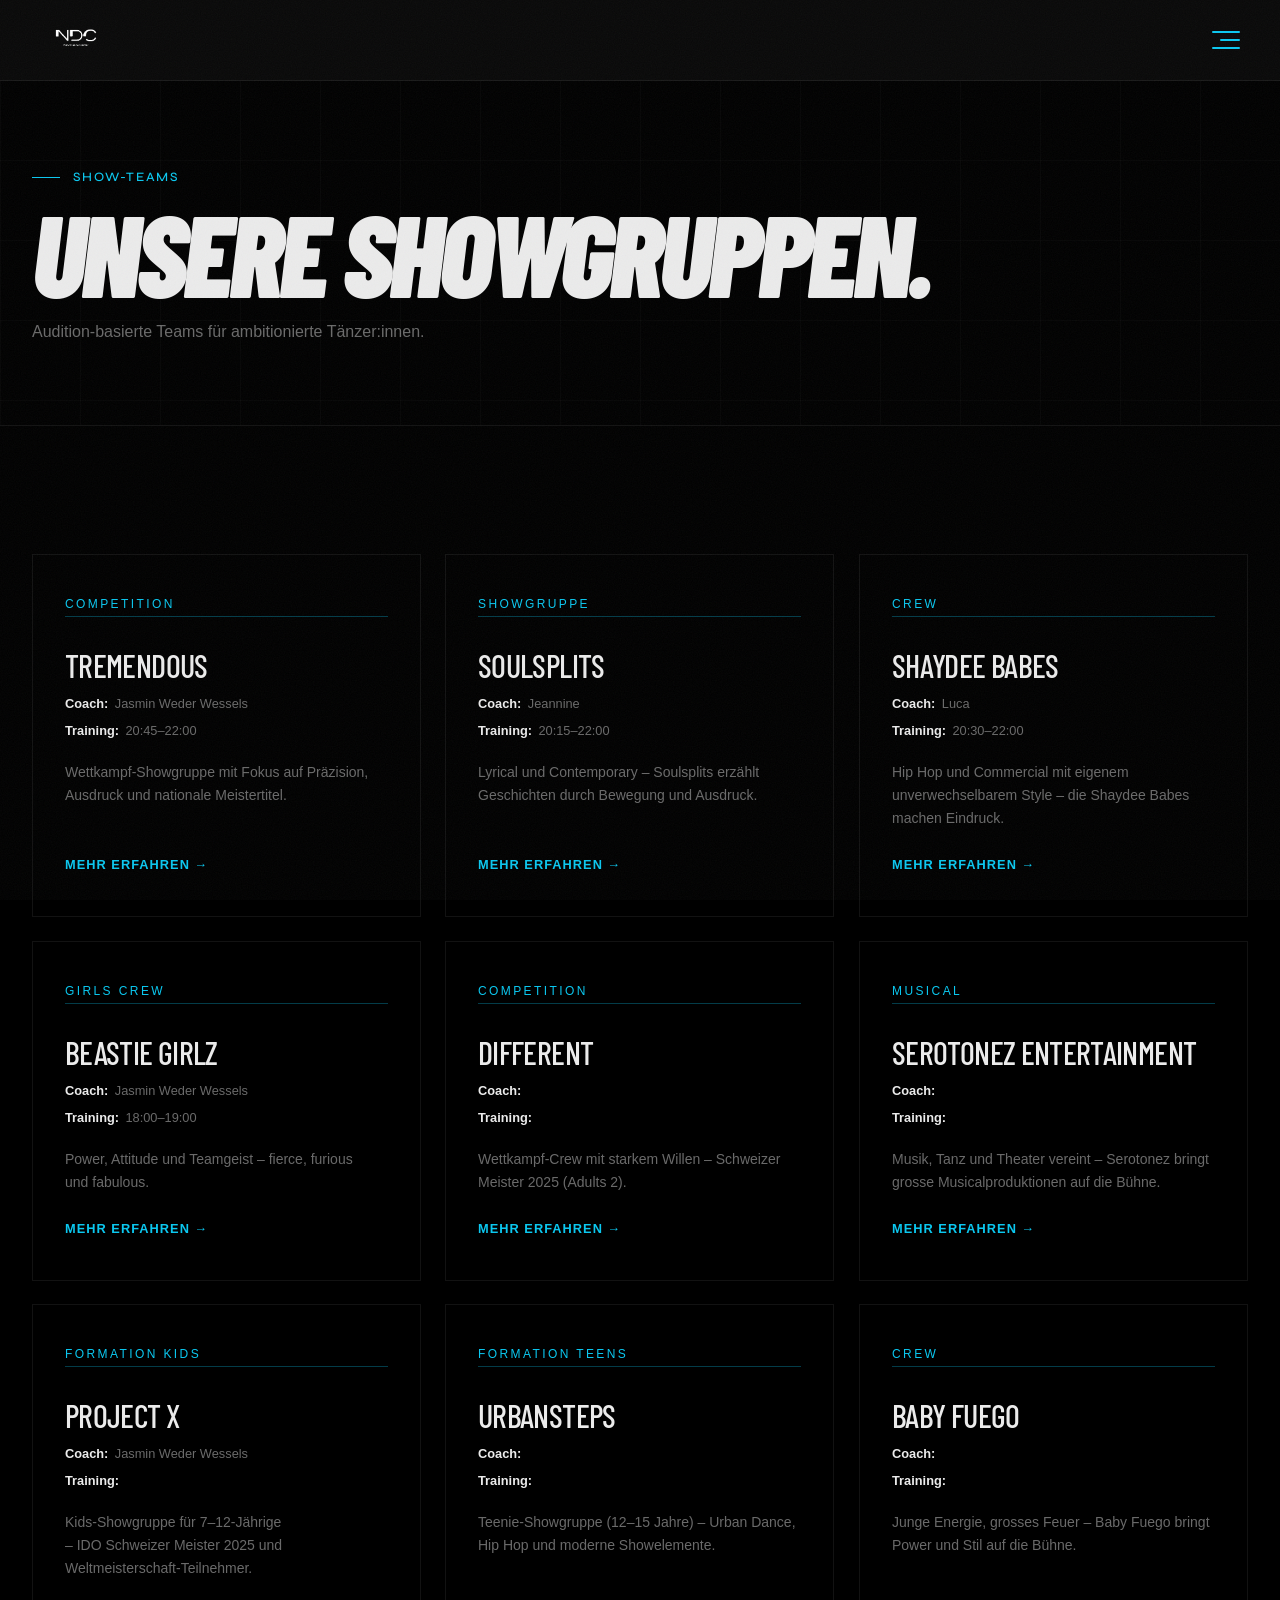
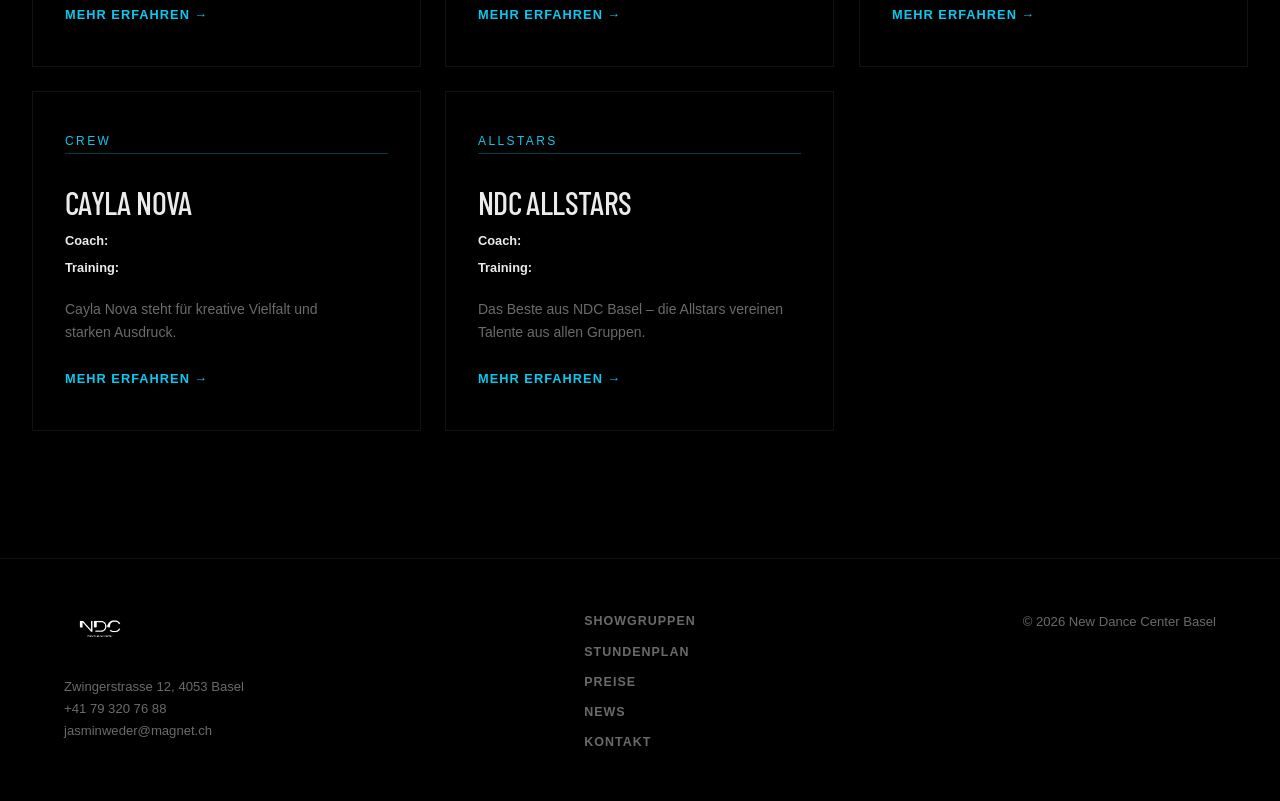
<file: crew.html>
<!DOCTYPE html>
<html lang="de">
<head>
  <meta charset="UTF-8">
  <meta name="color-scheme" content="dark">
  <meta name="theme-color" content="#0a0a0a">
  <meta name="viewport" content="width=device-width, initial-scale=1.0">
  <title>Showgruppe | NDC Basel</title>
  <link rel="preconnect" href="https://fonts.googleapis.com">
  <link rel="preconnect" href="https://fonts.gstatic.com" crossorigin>
  <link href="https://fonts.googleapis.com/css2?family=Barlow+Condensed:ital,wght@0,700;0,900;1,700;1,900&family=Syne:wght@500;700&display=swap" rel="stylesheet">
  <link rel="stylesheet" href="styles/style.css">
</head>
<body>

  <div id="header-root"></div>

  <main id="crewDetailMain">
    <!-- populated by crews.js -->
  </main>

  <div id="footer-root"></div>

  <script src="scripts/data.js"></script>
  <script src="scripts/shared.js"></script>
  <script src="scripts/crews.js"></script>
</body>
</html>
</file>
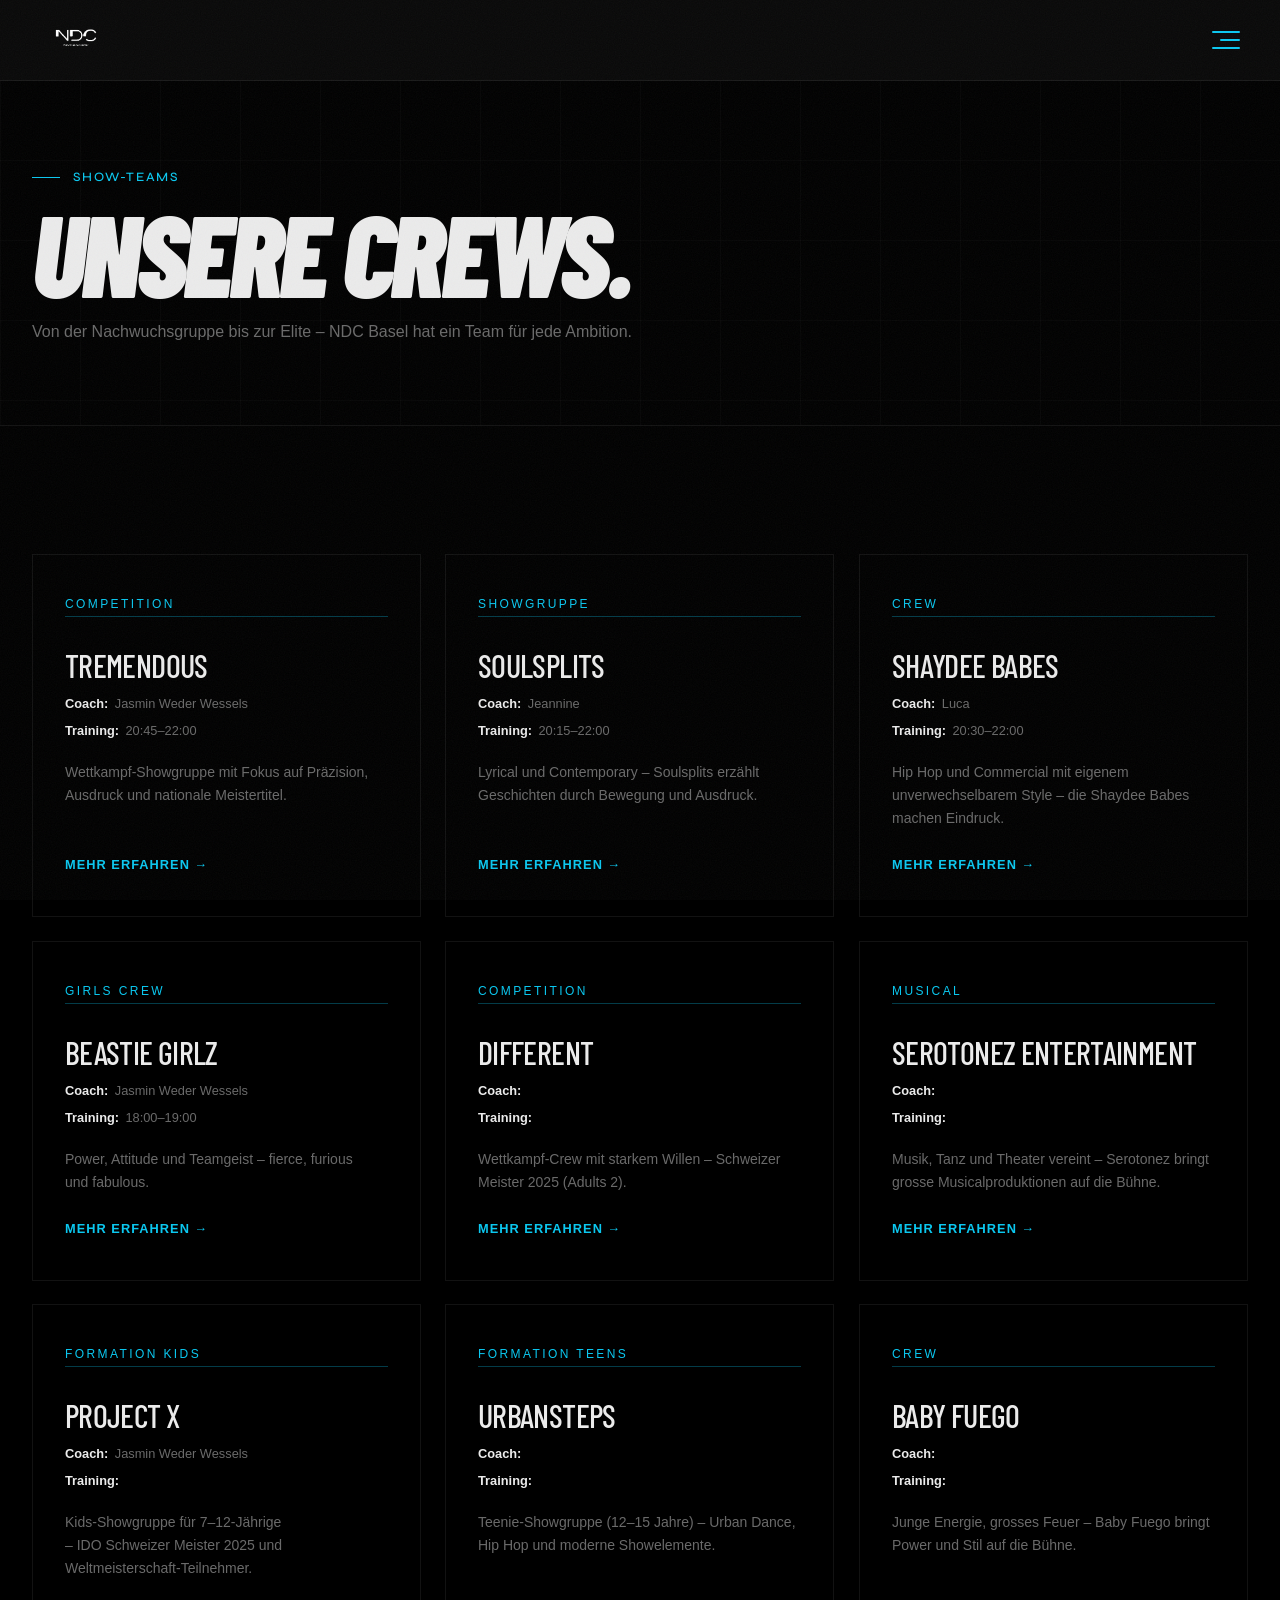
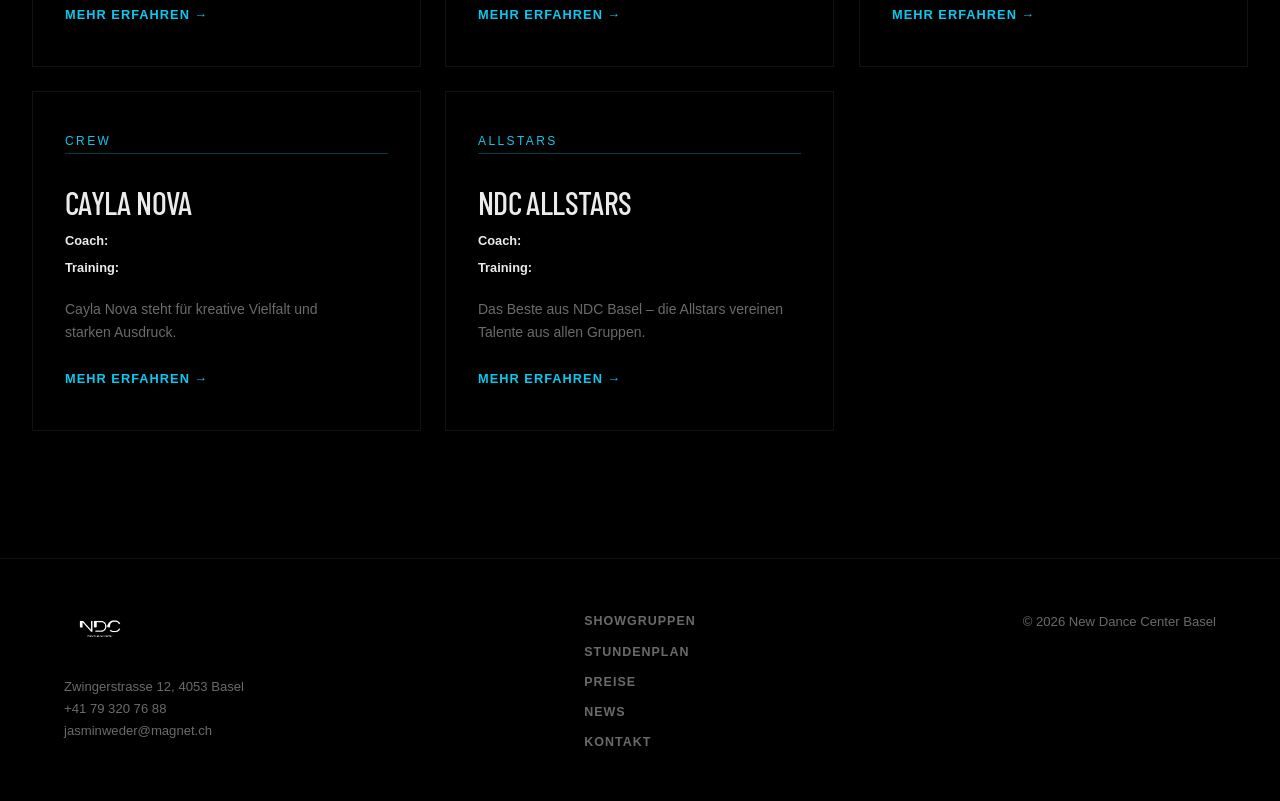
<file: crews.html>
<!DOCTYPE html>
<html lang="de">
<head>
  <meta charset="UTF-8">
  <meta name="color-scheme" content="dark">
  <meta name="theme-color" content="#0a0a0a">
  <meta name="viewport" content="width=device-width, initial-scale=1.0">
  <title>Crews | NDC Basel</title>
  <link rel="preconnect" href="https://fonts.googleapis.com">
  <link rel="preconnect" href="https://fonts.gstatic.com" crossorigin>
  <link href="https://fonts.googleapis.com/css2?family=Barlow+Condensed:ital,wght@0,700;0,900;1,700;1,900&family=Syne:wght@500;700&display=swap" rel="stylesheet">
  <link rel="stylesheet" href="styles/style.css">
</head>
<body>

  <div id="header-root"></div>

  <main>
    <div class="page-hero">
      <div class="container">
        <p class="eyebrow" data-i18n="crews_page_eyebrow">Show-Teams</p>
        <h1 data-i18n="crews_page_heading">Unsere Crews.</h1>
        <p class="page-hero-sub" data-i18n="crews_page_sub">Von der Nachwuchsgruppe bis zur Elite – NDC Basel hat ein Team für jede Ambitition.</p>
      </div>
    </div>

    <section class="section crews-page reveal">
      <div class="container">
        <div class="crews-full-grid" id="crewsGrid">
          <!-- populated by JS -->
        </div>
      </div>
    </section>
  </main>

  <div id="footer-root"></div>

  <script src="scripts/data.js"></script>
  <script src="scripts/shared.js"></script>
  <script src="scripts/crews.js"></script>
</body>
</html>
</file>
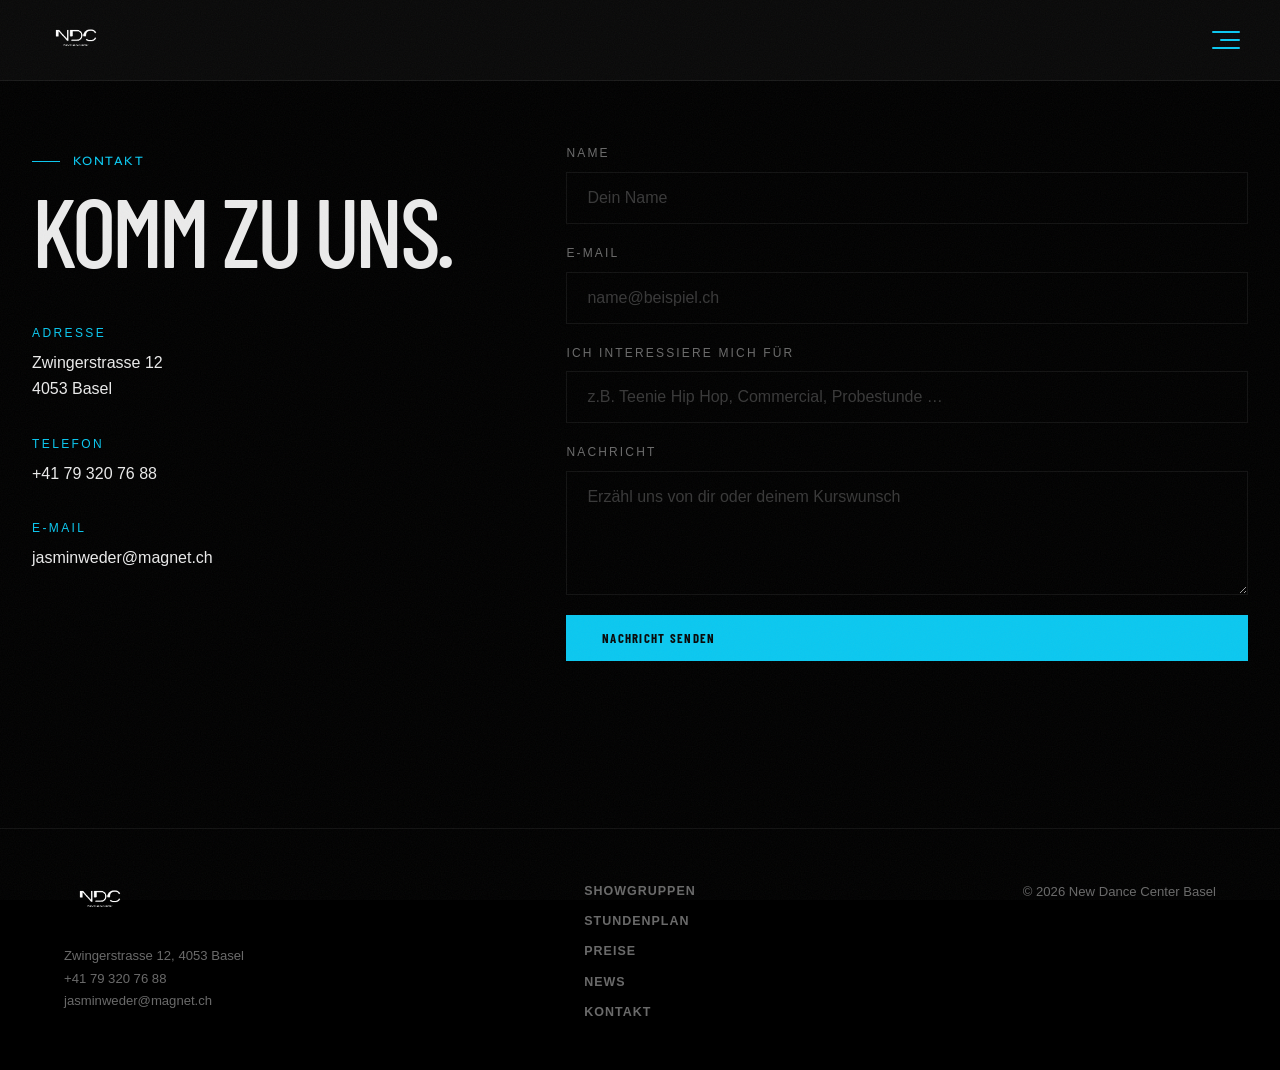
<file: kontakt.html>
<!DOCTYPE html>
<html lang="de">
<head>
  <meta charset="UTF-8">
  <meta name="color-scheme" content="dark">
  <meta name="theme-color" content="#0a0a0a">
  <meta name="viewport" content="width=device-width, initial-scale=1.0">
  <title>Kontakt | NDC Basel</title>
  <link rel="preconnect" href="https://fonts.googleapis.com">
  <link rel="preconnect" href="https://fonts.gstatic.com" crossorigin>
  <link href="https://fonts.googleapis.com/css2?family=Barlow+Condensed:ital,wght@0,700;0,900;1,700;1,900&family=Syne:wght@500;700&display=swap" rel="stylesheet">
  <link rel="stylesheet" href="styles/style.css">
</head>
<body>

  <div id="header-root"></div>

  <main>
    <section class="section contact-section contact-standalone" id="kontakt">
      <div class="container">
        <div class="contact-grid">
          <div class="contact-info">
            <p class="eyebrow" data-i18n="kontakt_eyebrow">Kontakt</p>
            <h2 data-i18n="kontakt_heading">Komm zu uns.</h2>
            <div class="contact-block">
              <span class="contact-label" data-i18n="kontakt_address">Adresse</span>
              <p>Zwingerstrasse 12<br>4053 Basel</p>
            </div>
            <div class="contact-block">
              <span class="contact-label" data-i18n="kontakt_phone">Telefon</span>
              <p><a href="tel:+41793207688">+41 79 320 76 88</a></p>
            </div>
            <div class="contact-block">
              <span class="contact-label" data-i18n="kontakt_email">E-Mail</span>
              <p><a href="mailto:jasminweder@magnet.ch">jasminweder@magnet.ch</a></p>
            </div>
          </div>
          <form class="contact-form" id="contactForm" novalidate>
            <div class="form-group">
              <label for="name" data-i18n="form_name">Name</label>
              <input type="text" id="name" name="name" required
                     data-i18n-placeholder="form_name_ph" placeholder="Dein Name">
            </div>
            <div class="form-group">
              <label for="email" data-i18n="form_email">E-Mail</label>
              <input type="email" id="email" name="email" required
                     data-i18n-placeholder="form_email_ph" placeholder="name@beispiel.ch">
            </div>
            <div class="form-group">
              <label for="interest" data-i18n="form_interest">Ich interessiere mich für</label>
              <input type="text" id="interest" name="interest"
                     data-i18n-placeholder="form_interest_ph"
                     placeholder="z.B. Teenie Hip Hop, Commercial, Probestunde …">
            </div>
            <div class="form-group">
              <label for="message" data-i18n="form_message">Nachricht</label>
              <textarea id="message" name="message" rows="5"
                        data-i18n-placeholder="form_msg_ph"
                        placeholder="Erzähl uns von dir oder deinem Kurswunsch"></textarea>
            </div>
            <button type="submit" class="btn-primary" data-i18n="form_submit">Nachricht senden</button>
            <p class="form-status" id="formStatus"></p>
          </form>
        </div>
      </div>
    </section>
  </main>

  <div id="footer-root"></div>

  <script src="scripts/data.js"></script>
  <script src="scripts/shared.js"></script>
  <script>
    initContactForm('contactForm', 'formStatus');
    initPage();
  </script>
</body>
</html>
</file>
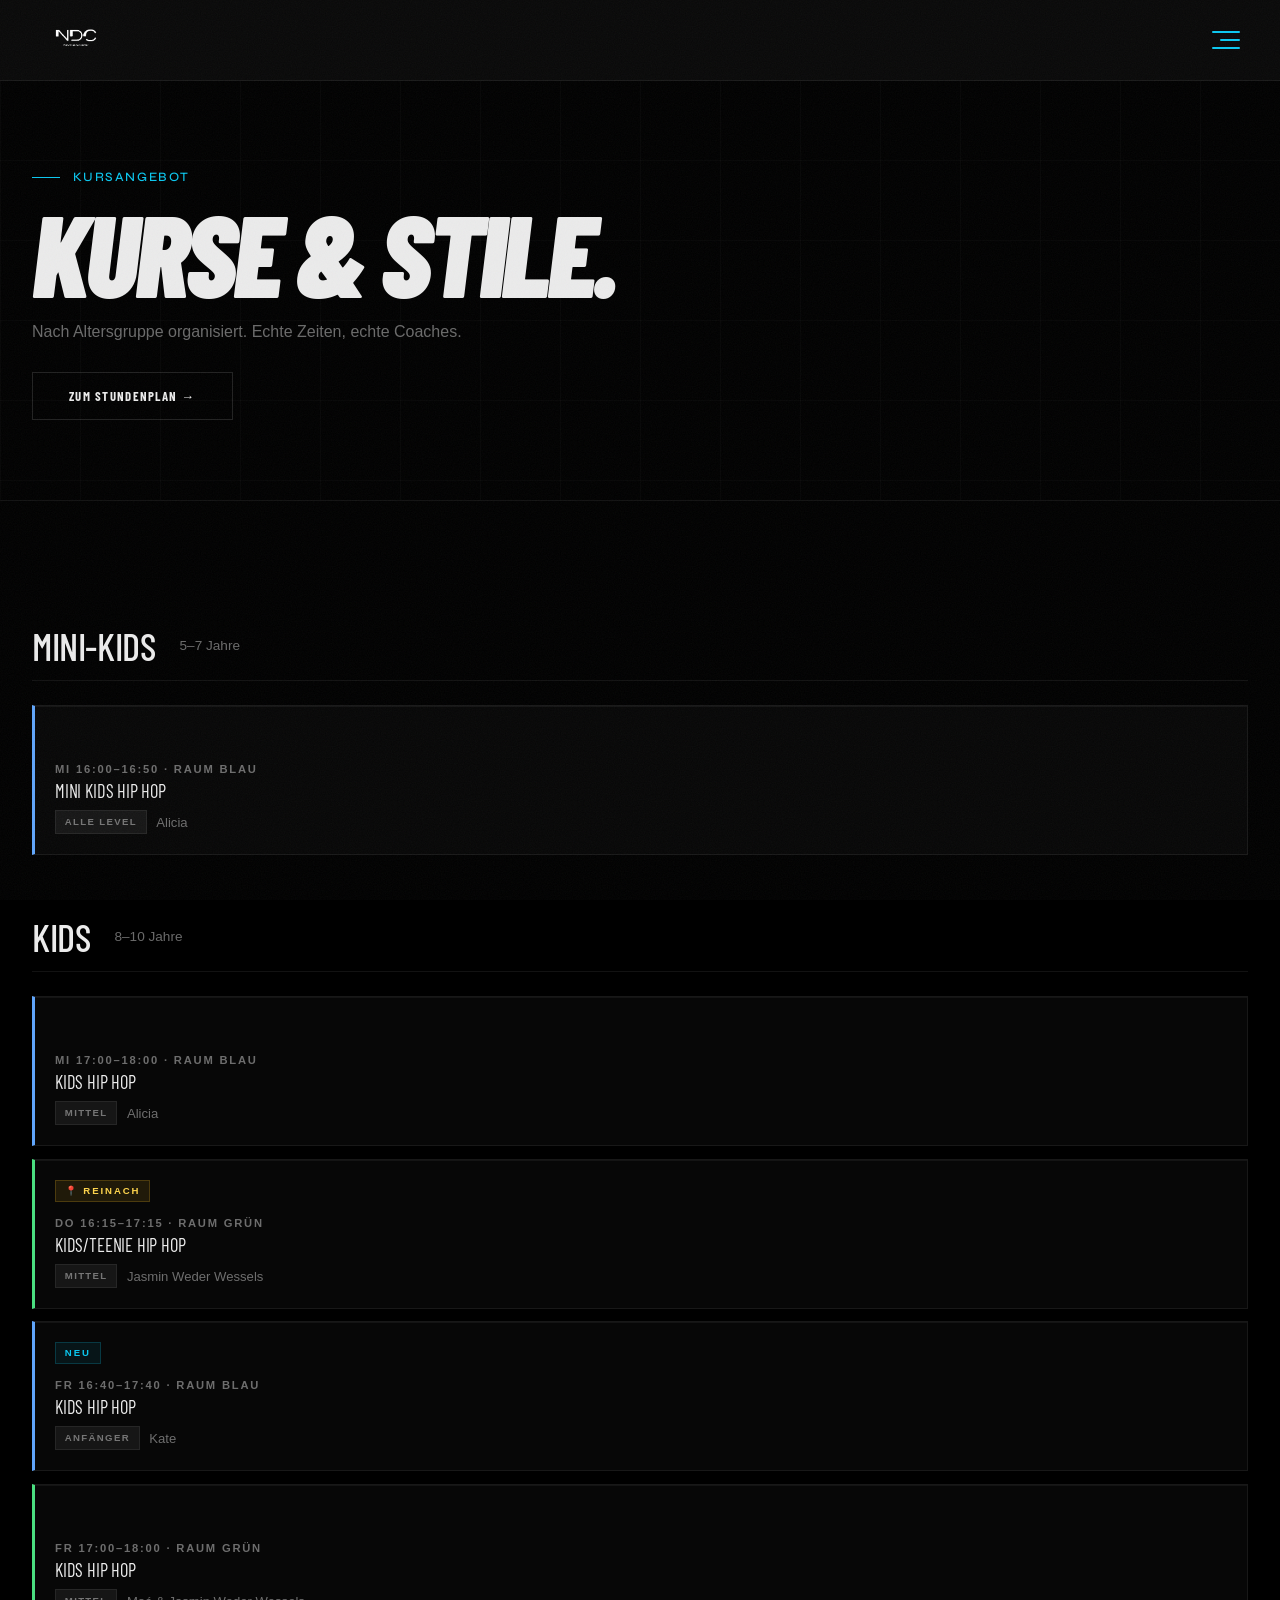
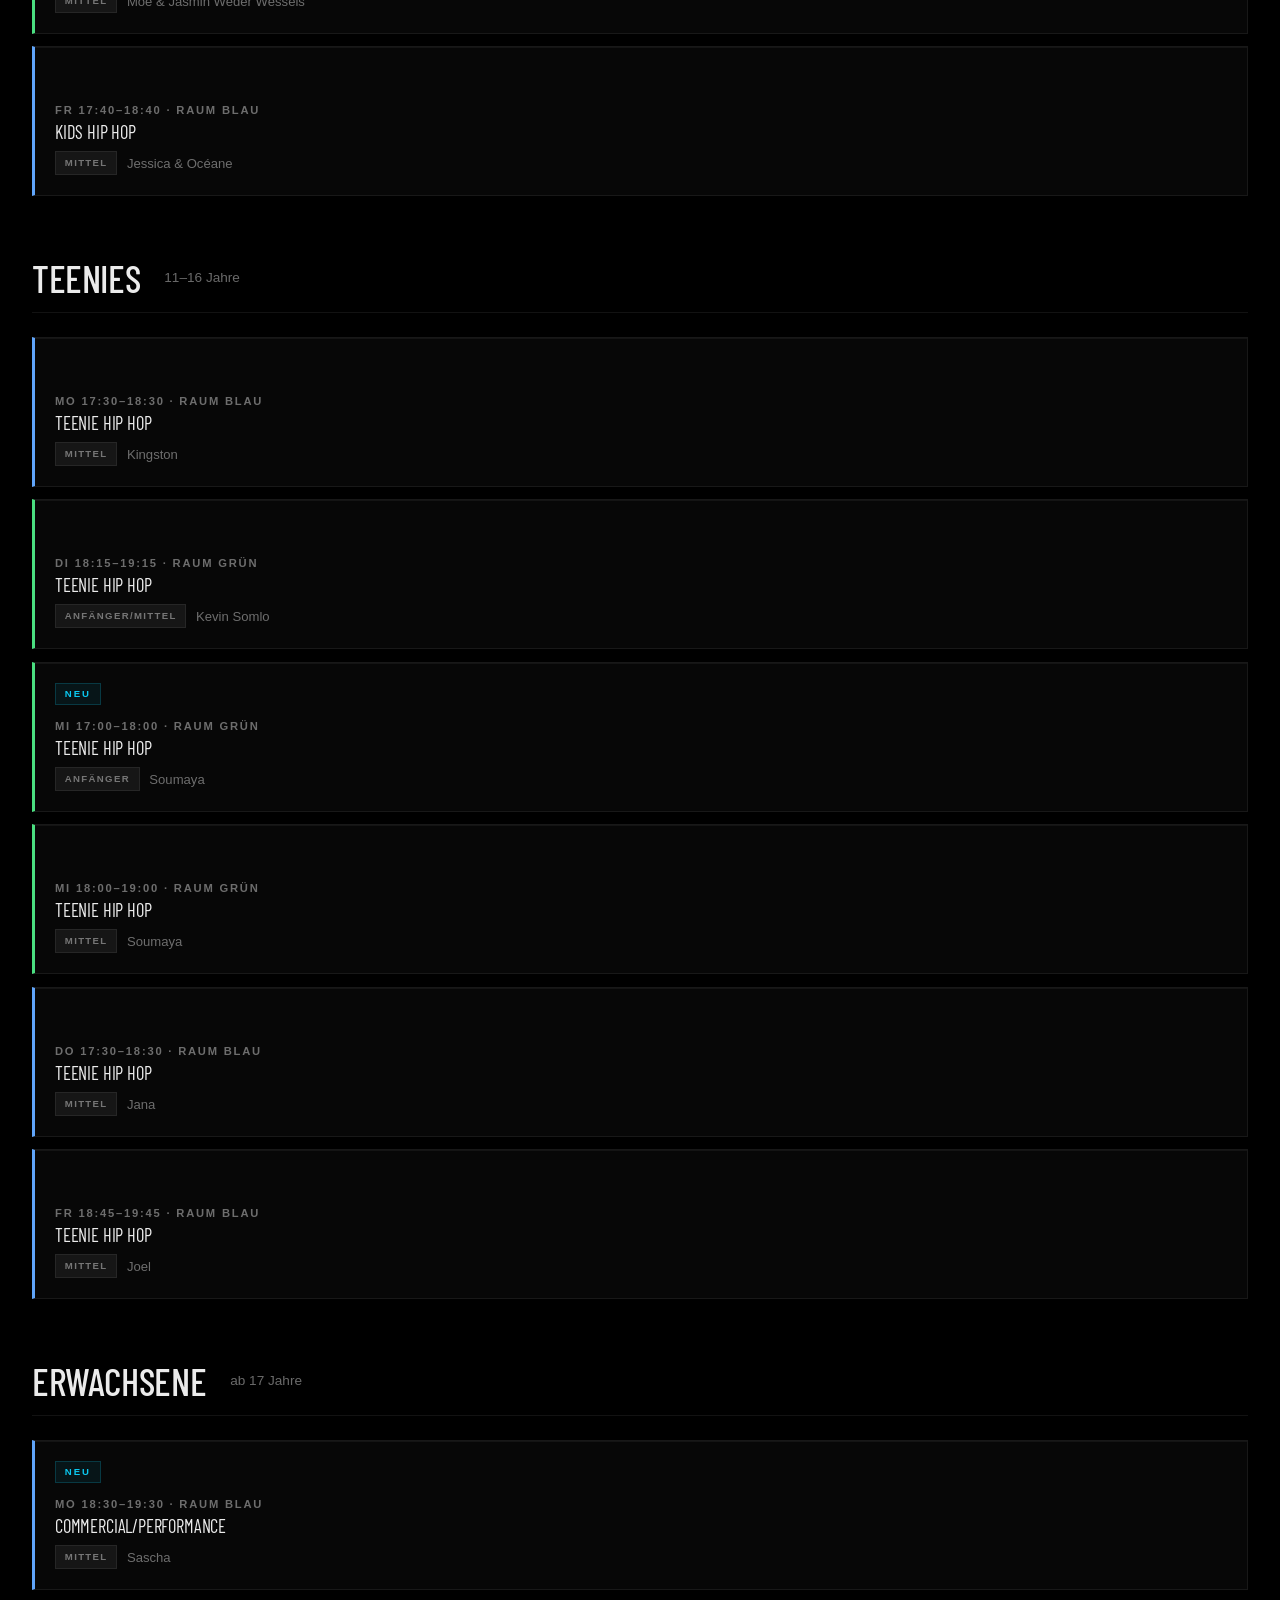
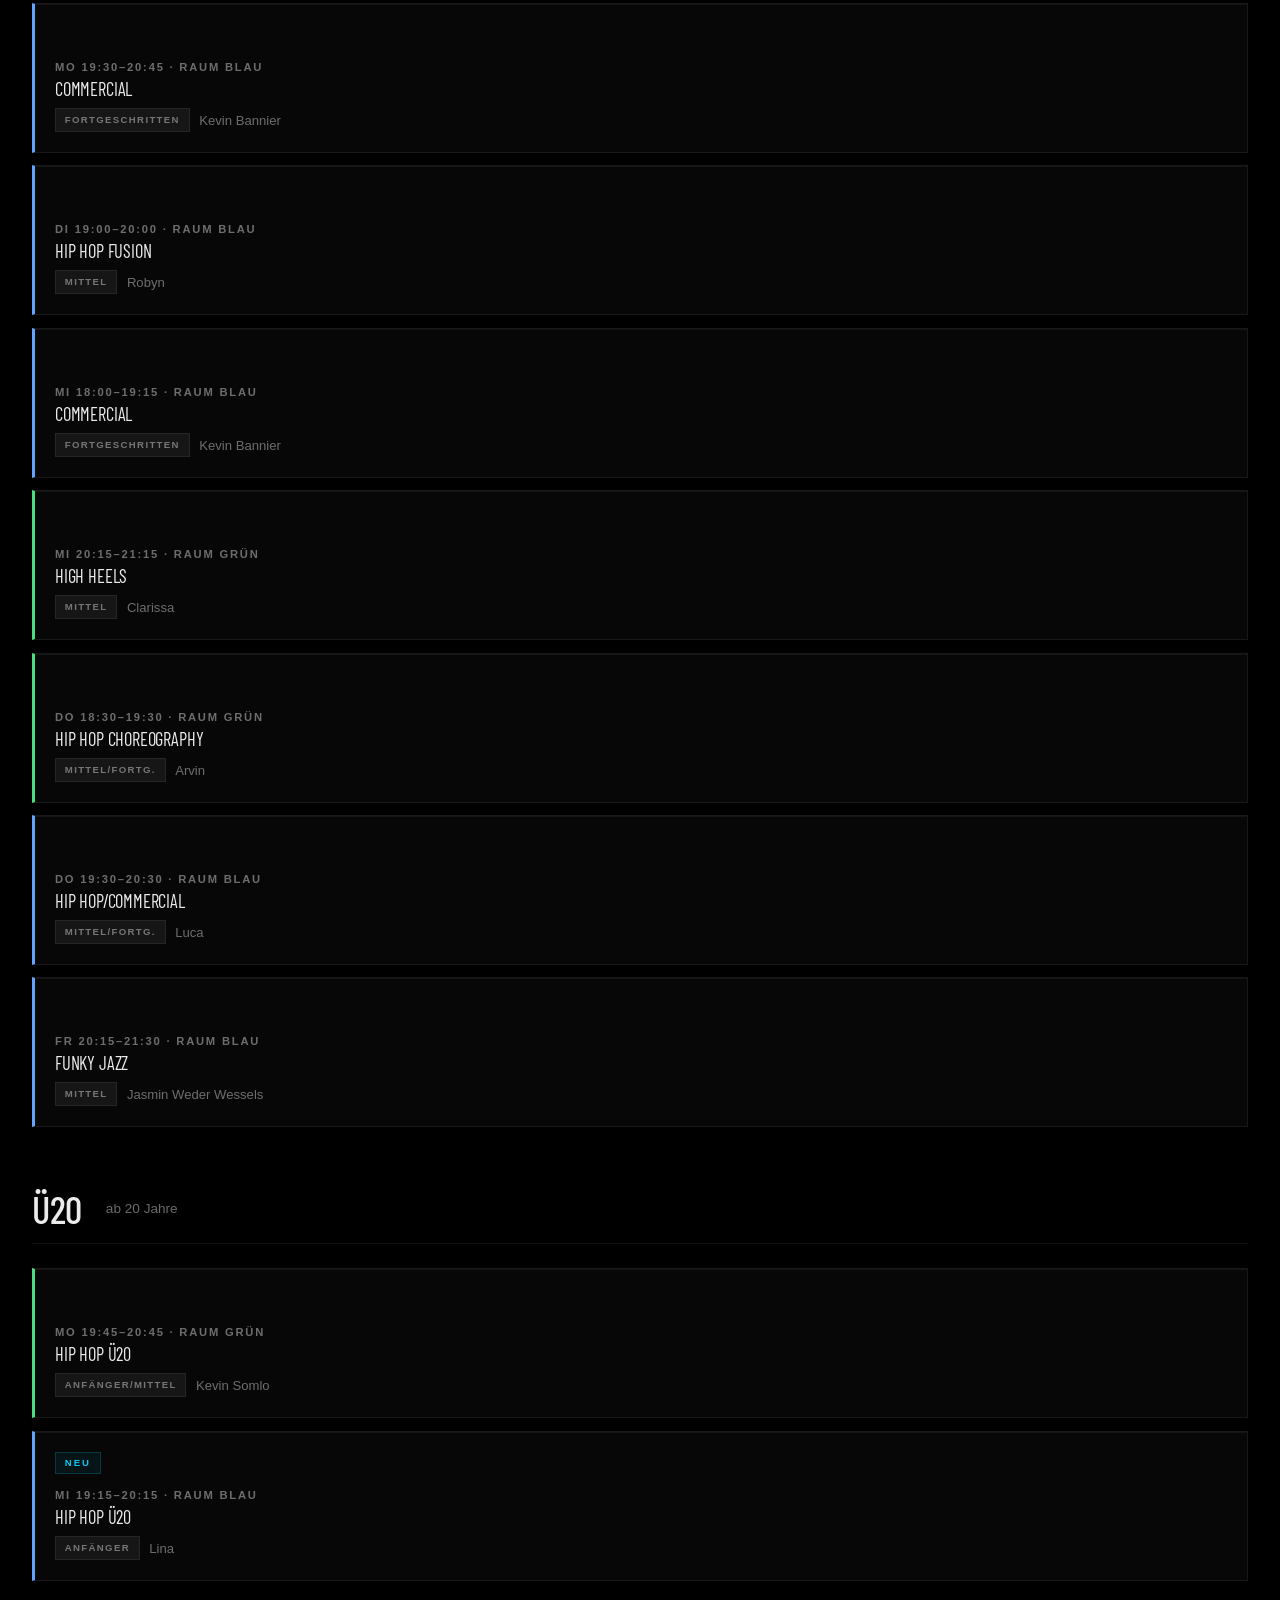
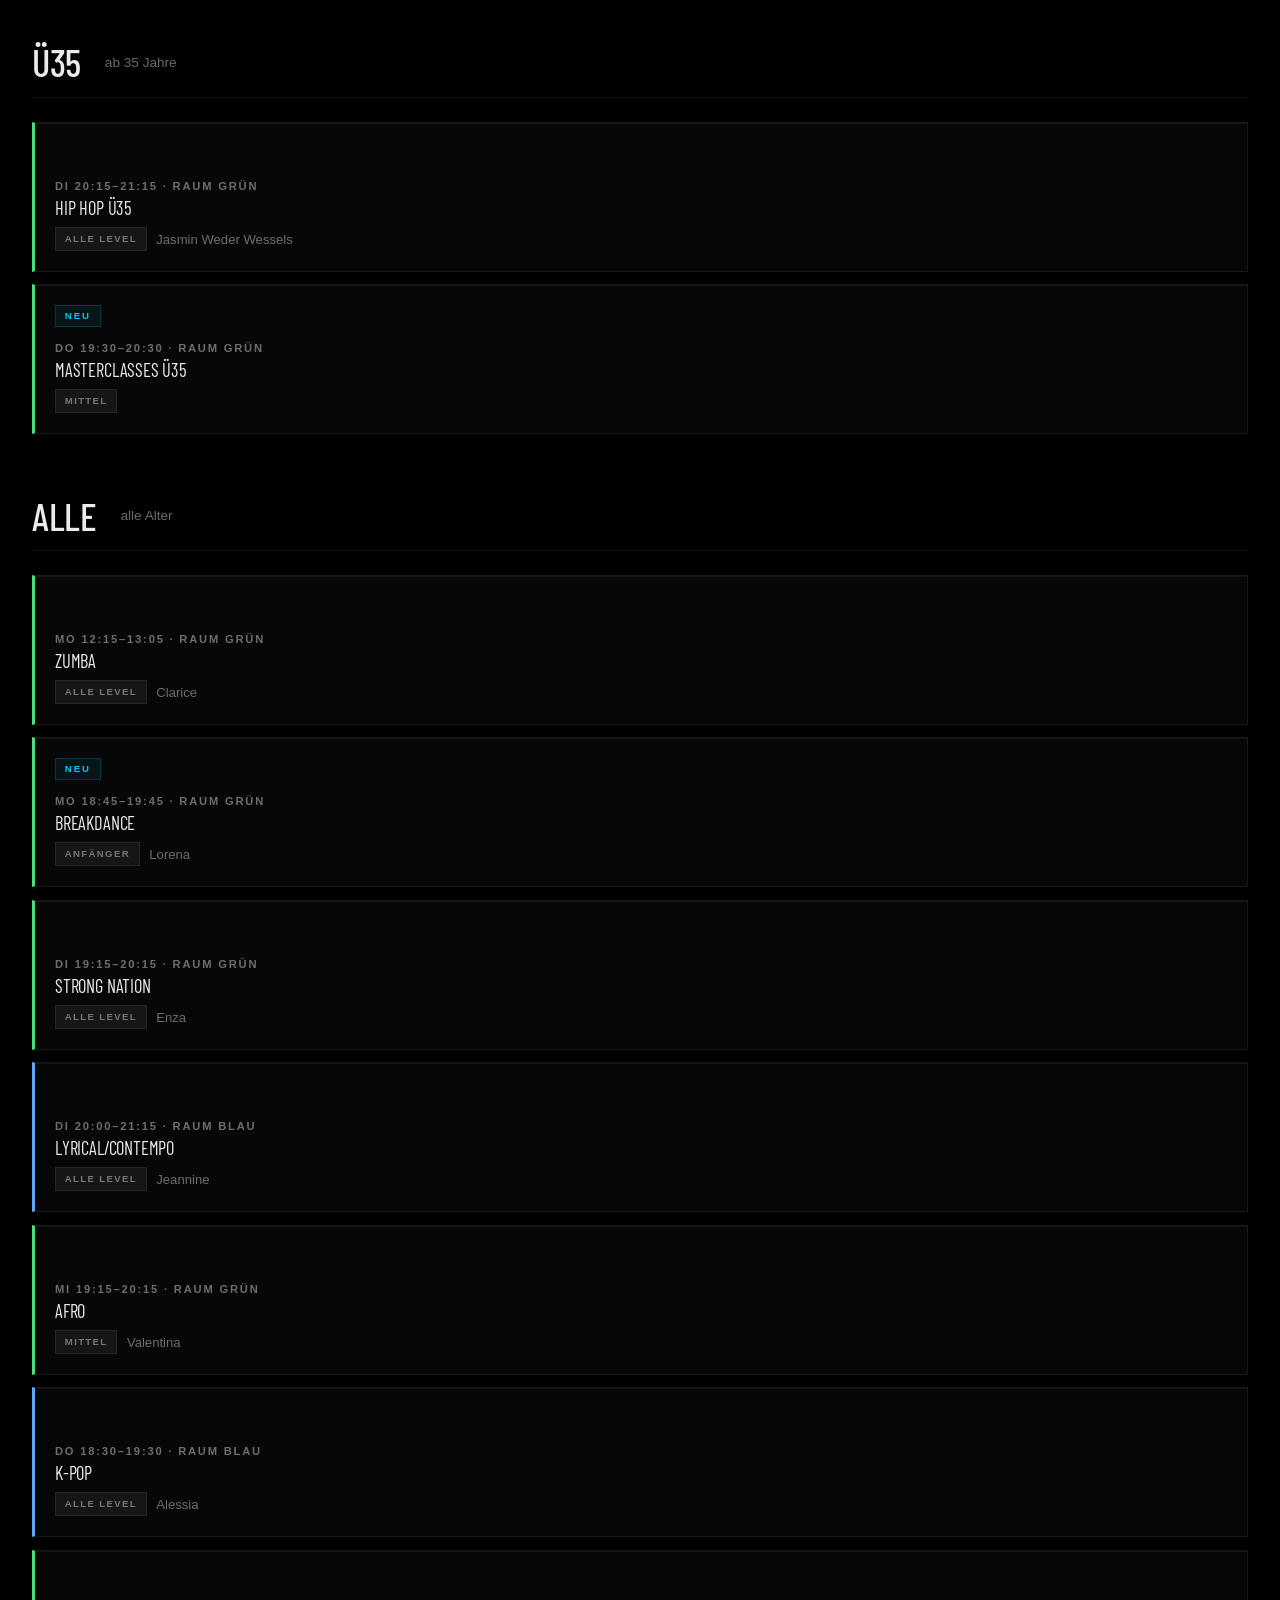
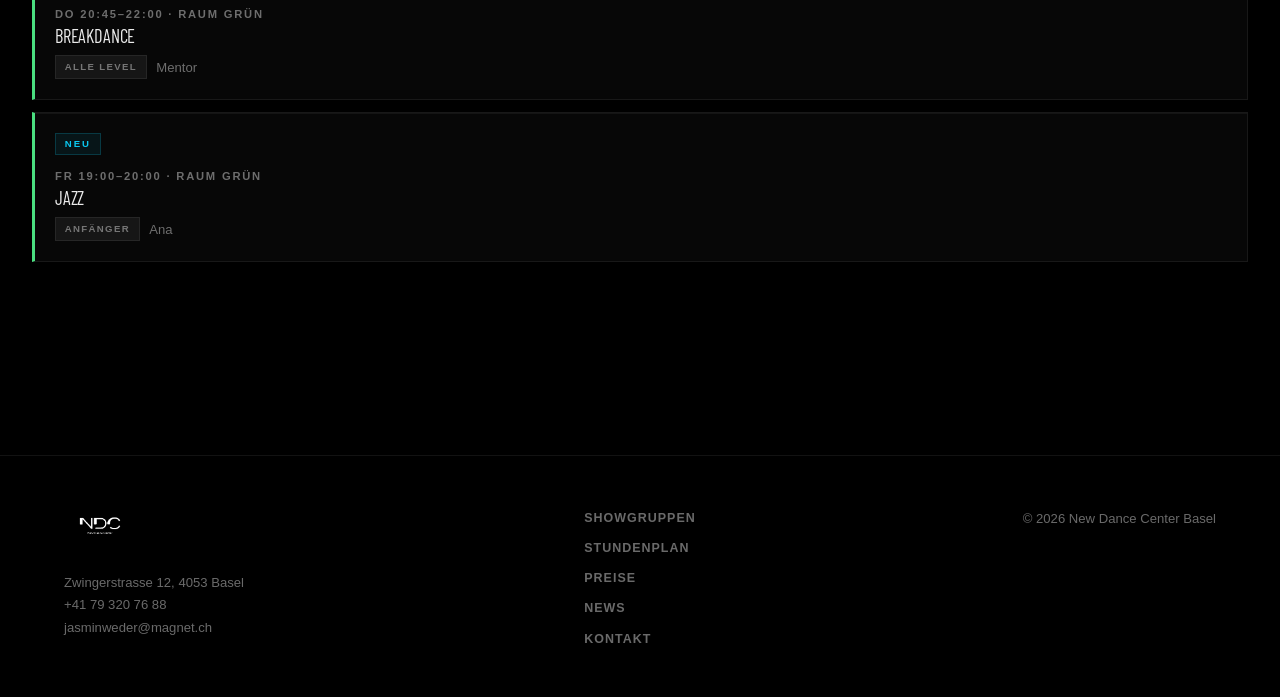
<file: kurse.html>
<!DOCTYPE html>
<html lang="de">
<head>
  <meta charset="UTF-8">
  <meta name="viewport" content="width=device-width, initial-scale=1.0">
  <title>Kurse | NDC Basel</title>
  <link rel="preconnect" href="https://fonts.googleapis.com">
  <link rel="preconnect" href="https://fonts.gstatic.com" crossorigin>
  <link href="https://fonts.googleapis.com/css2?family=Barlow+Condensed:ital,wght@0,700;0,900;1,700;1,900&family=Syne:wght@500;700&display=swap" rel="stylesheet">
  <link rel="stylesheet" href="styles/style.css">
</head>
<body>

  <div id="header-root"></div>

  <main>
    <div class="page-hero">
      <div class="container">
        <p class="eyebrow" data-i18n="kurse_eyebrow">Kursangebot</p>
        <h1 data-i18n="kurse_heading">Kurse & Stile.</h1>
        <p class="page-hero-sub" data-i18n="kurse_sub">Nach Altersgruppe organisiert. Echte Zeiten, echte Coaches.</p>
        <br>
        <a href="stundenplan.html" class="btn-ghost" data-i18n="kurse_sched_link">Zum Stundenplan →</a>
      </div>
    </div>

    <section class="section stundenplan-page reveal">
      <div class="container" id="kurseContainer">
        <!-- populated by kurse.js -->
      </div>
    </section>
  </main>

  <div id="footer-root"></div>

  <script src="scripts/data.js"></script>
  <script src="scripts/shared.js"></script>
  <script src="scripts/kurse.js"></script>
</body>
</html>
</file>
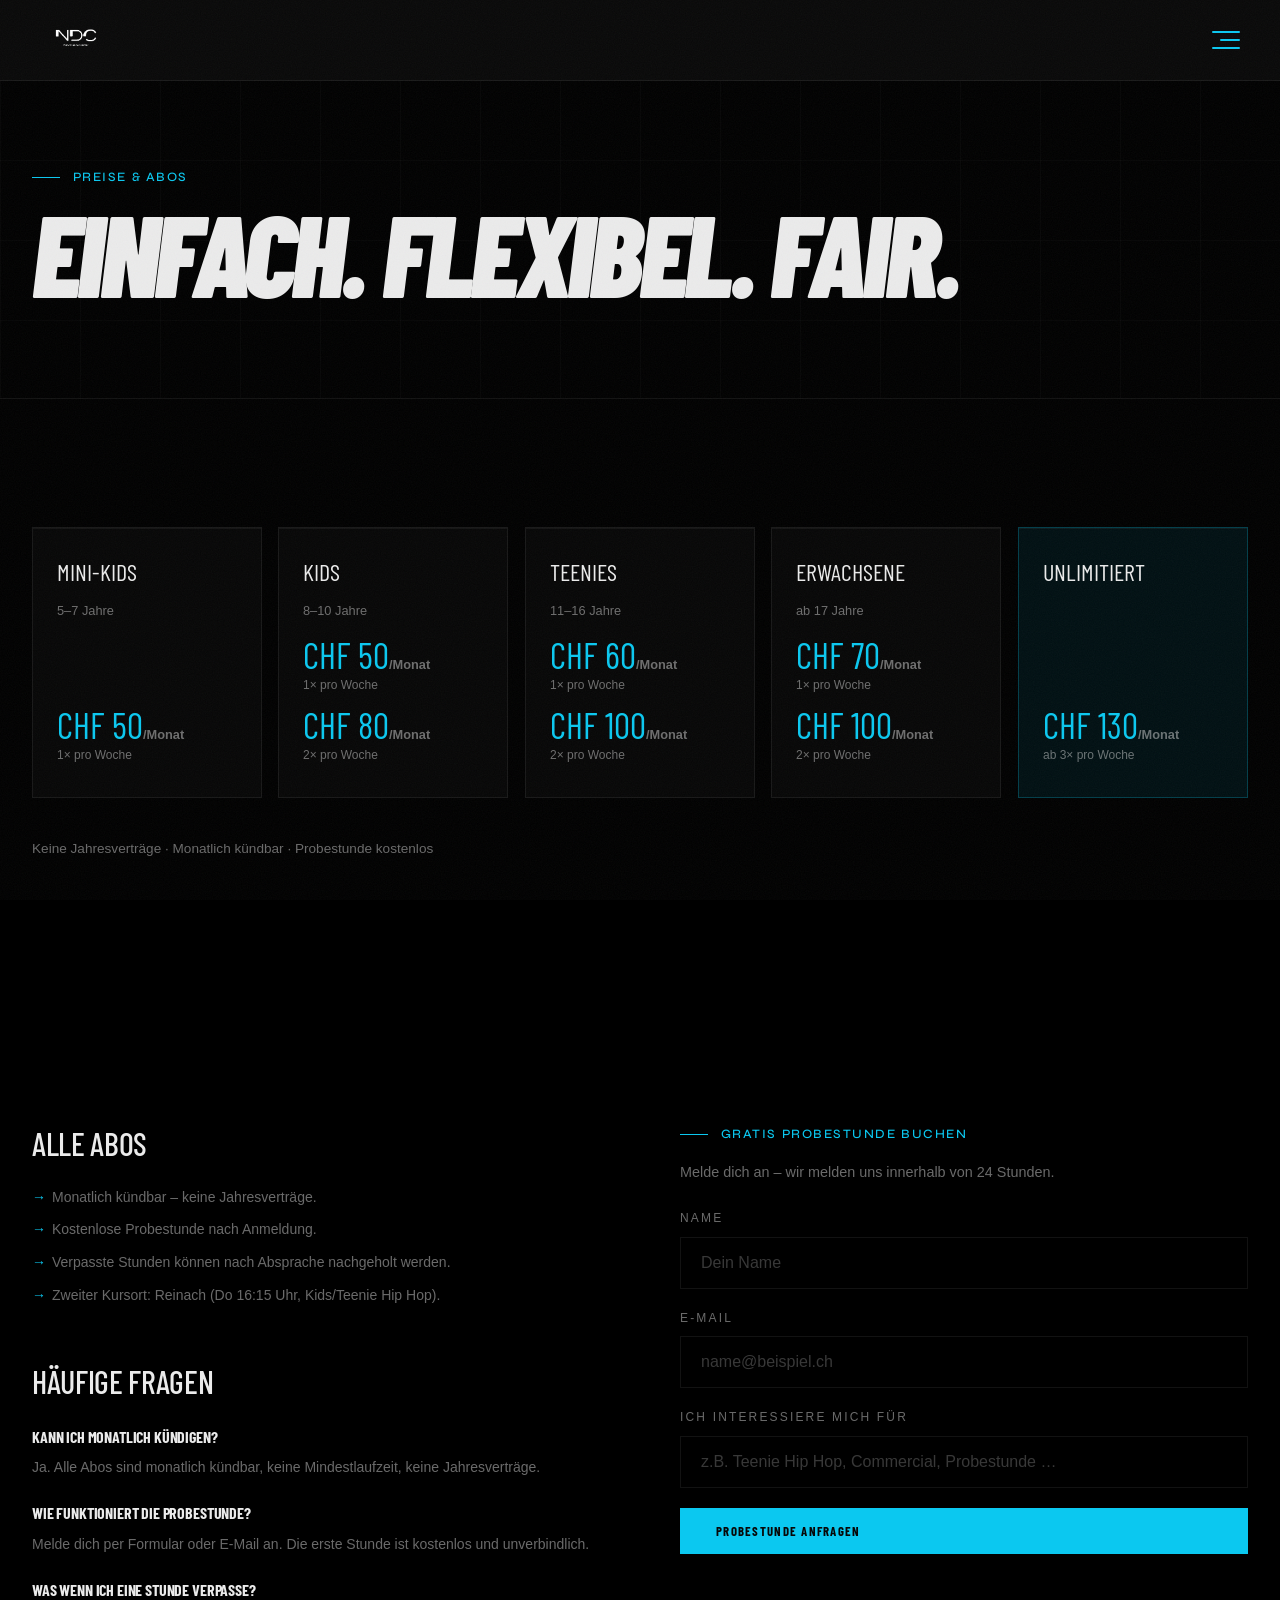
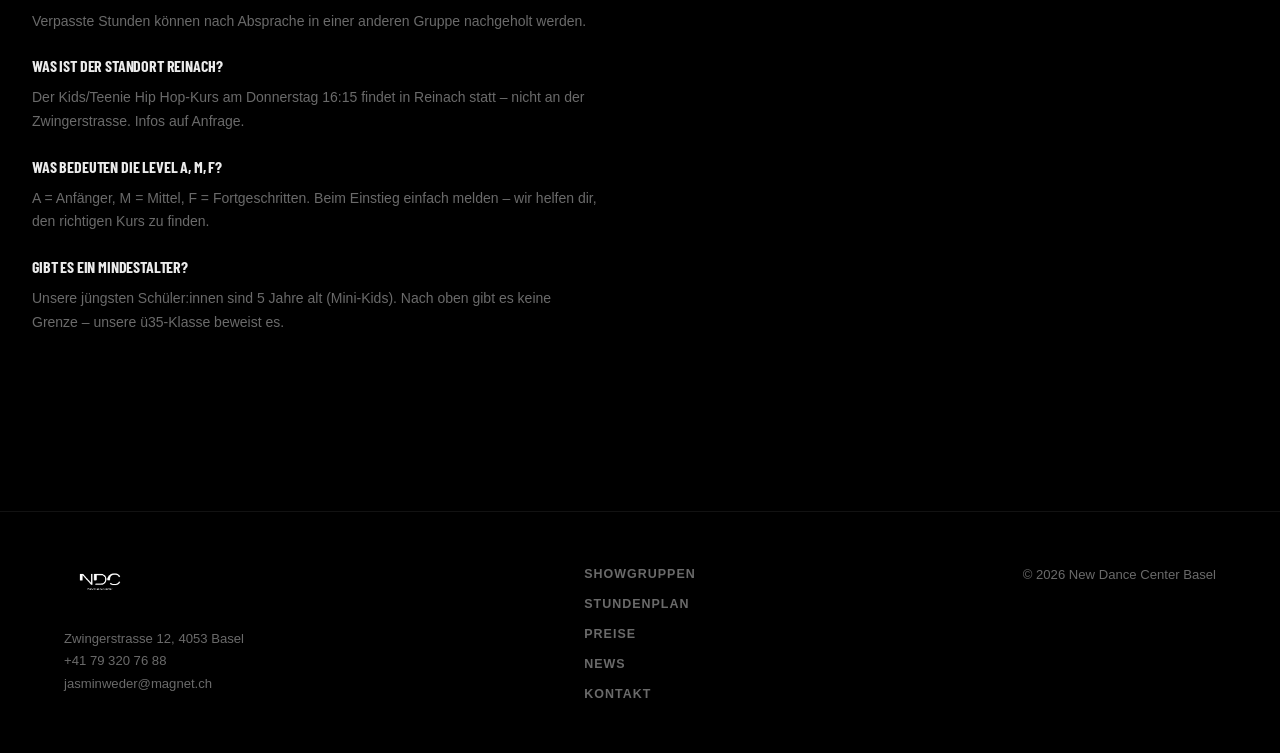
<file: preise.html>
<!DOCTYPE html>
<html lang="de">
<head>
  <meta charset="UTF-8">
  <meta name="color-scheme" content="dark">
  <meta name="theme-color" content="#0a0a0a">
  <meta name="viewport" content="width=device-width, initial-scale=1.0">
  <title>Preise | NDC Basel</title>
  <link rel="preconnect" href="https://fonts.googleapis.com">
  <link rel="preconnect" href="https://fonts.gstatic.com" crossorigin>
  <link href="https://fonts.googleapis.com/css2?family=Barlow+Condensed:ital,wght@0,700;0,900;1,700;1,900&family=Syne:wght@500;700&display=swap" rel="stylesheet">
  <link rel="stylesheet" href="styles/style.css">
</head>
<body>

  <div id="header-root"></div>

  <main>
    <div class="page-hero">
      <div class="container">
        <p class="eyebrow" data-i18n="preise_eyebrow">Preise & Abos</p>
        <h1 data-i18n="preise_heading">Einfach. Flexibel. Fair.</h1>
      </div>
    </div>

    <!-- ── PRICING GRID ──────────────────────────────────── -->
    <section class="section preise-section reveal">
      <div class="container">
        <div class="preise-grid" id="preiseGrid">
          <!-- populated by preise.js -->
        </div>
        <div class="preise-footer">
          <p class="preise-note" data-i18n="preise_note">Keine Jahresverträge · Monatlich kündbar · Probestunde kostenlos</p>
        </div>
      </div>
    </section>

    <!-- ── POLICY NOTES ───────────────────────────────────── -->
    <section class="section about-section reveal">
      <div class="container">
        <div class="about-grid">
          <div>
            <div class="about-block">
              <h3 data-i18n="preise_policy_heading">Alle Abos</h3>
              <ul class="achievement-list" id="policyList">
                <!-- populated by preise.js -->
              </ul>
            </div>
            <div class="about-block">
              <h3 data-i18n="preise_faq_heading">Häufige Fragen</h3>
              <div id="faqList">
                <!-- populated by preise.js -->
              </div>
            </div>
          </div>
          <!-- ── TRIAL BOOKING FORM ───────────────────────── -->
          <div id="probestunde">
            <p class="eyebrow" data-i18n="preise_book_heading">Gratis Probestunde buchen</p>
            <p style="color:var(--muted);font-size:0.9rem;margin-bottom:1.5rem" data-i18n="preise_book_sub">Melde dich an – wir melden uns innerhalb von 24 Stunden.</p>
            <form class="contact-form" id="probeForm" novalidate>
              <div class="form-group">
                <label for="probeName" data-i18n="form_name">Name</label>
                <input type="text" id="probeName" name="name" required
                       data-i18n-placeholder="form_name_ph" placeholder="Dein Name">
              </div>
              <div class="form-group">
                <label for="probeEmail" data-i18n="form_email">E-Mail</label>
                <input type="email" id="probeEmail" name="email" required
                       data-i18n-placeholder="form_email_ph" placeholder="name@beispiel.ch">
              </div>
              <div class="form-group">
                <label for="probeInterest" data-i18n="form_interest">Ich interessiere mich für</label>
                <input type="text" id="probeInterest" name="interest"
                       data-i18n-placeholder="form_interest_ph"
                       placeholder="z.B. Teenie Hip Hop, Commercial, Probestunde …">
              </div>
              <button type="submit" class="btn-primary" data-i18n="form_submit_probe">Probestunde anfragen</button>
              <p class="form-status" id="probeStatus"></p>
            </form>
          </div>
        </div>
      </div>
    </section>
  </main>

  <div id="footer-root"></div>

  <script src="scripts/data.js"></script>
  <script src="scripts/shared.js"></script>
  <script src="scripts/preise.js"></script>
</body>
</html>
</file>
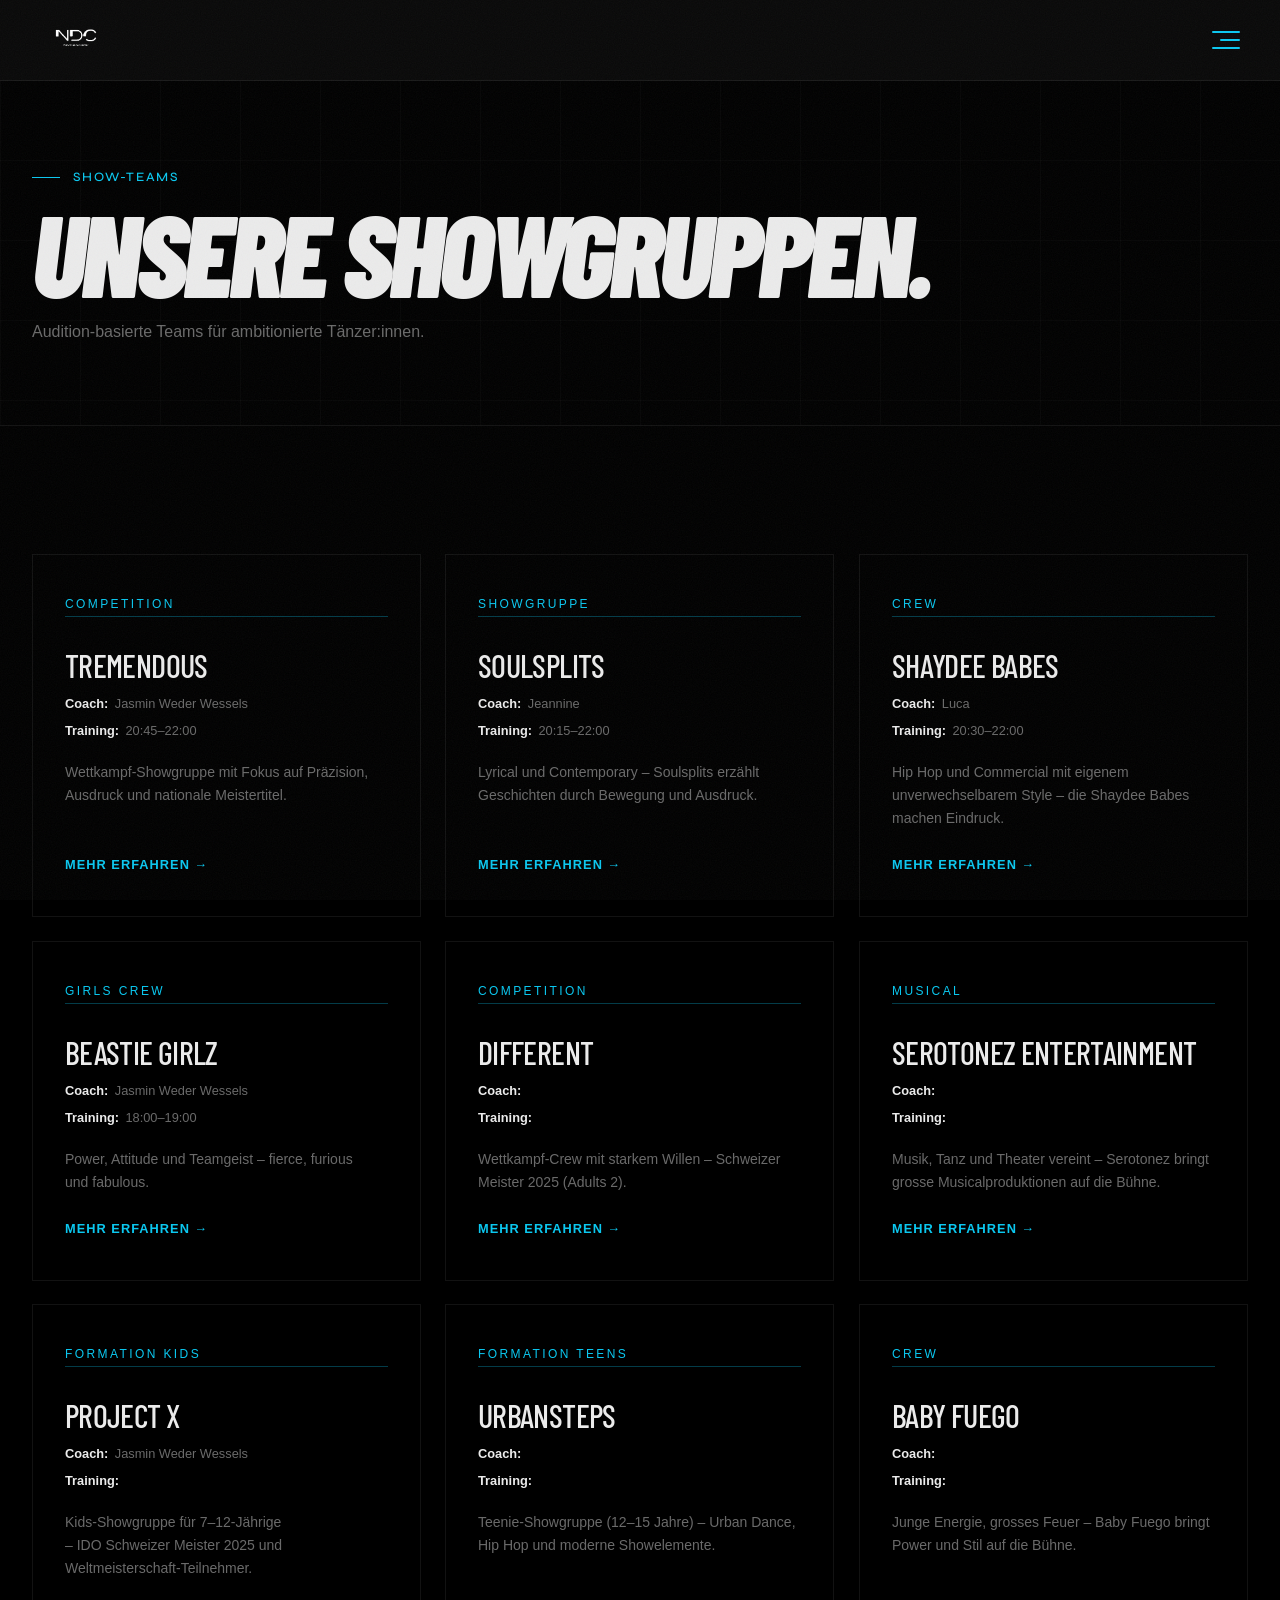
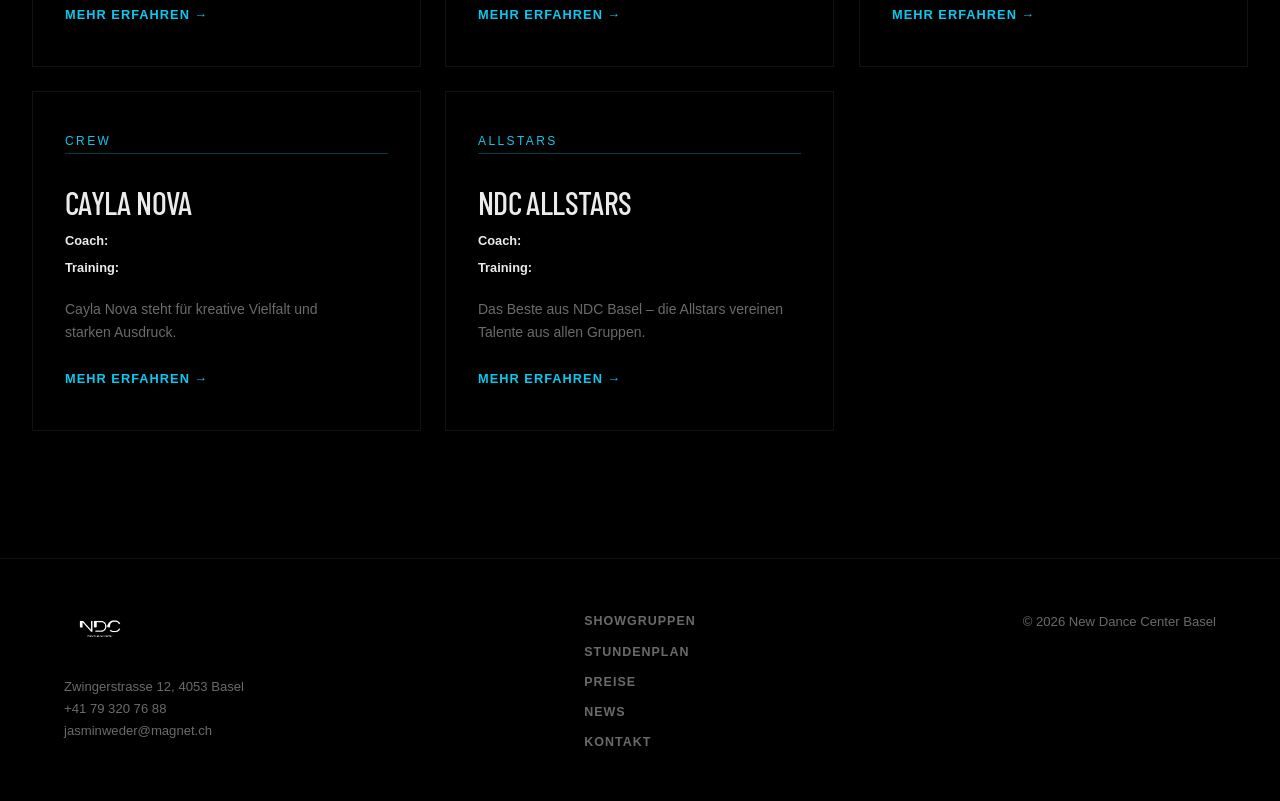
<file: showgruppen.html>
<!DOCTYPE html>
<html lang="de">
<head>
  <meta charset="UTF-8">
  <meta name="color-scheme" content="dark">
  <meta name="theme-color" content="#0a0a0a">
  <meta name="viewport" content="width=device-width, initial-scale=1.0">
  <title>Showgruppen | NDC Basel</title>
  <link rel="preconnect" href="https://fonts.googleapis.com">
  <link rel="preconnect" href="https://fonts.gstatic.com" crossorigin>
  <link href="https://fonts.googleapis.com/css2?family=Barlow+Condensed:ital,wght@0,700;0,900;1,700;1,900&family=Syne:wght@500;700&display=swap" rel="stylesheet">
  <link rel="stylesheet" href="styles/style.css">
</head>
<body>

  <div id="header-root"></div>

  <main>
    <div class="page-hero">
      <div class="container">
        <p class="eyebrow" data-i18n="sg_eyebrow">Show-Teams</p>
        <h1 data-i18n="sg_heading">Unsere Showgruppen.</h1>
        <p class="page-hero-sub" data-i18n="sg_sub">Audition-basierte Teams für ambitionierte Tänzer:innen.</p>
      </div>
    </div>

    <section class="section crews-page reveal">
      <div class="container">
        <div class="crews-full-grid" id="crewsGrid">
          <!-- populated by crews.js -->
        </div>
      </div>
    </section>
  </main>

  <div id="footer-root"></div>

  <script src="scripts/data.js"></script>
  <script src="scripts/shared.js"></script>
  <script src="scripts/crews.js"></script>
</body>
</html>
</file>
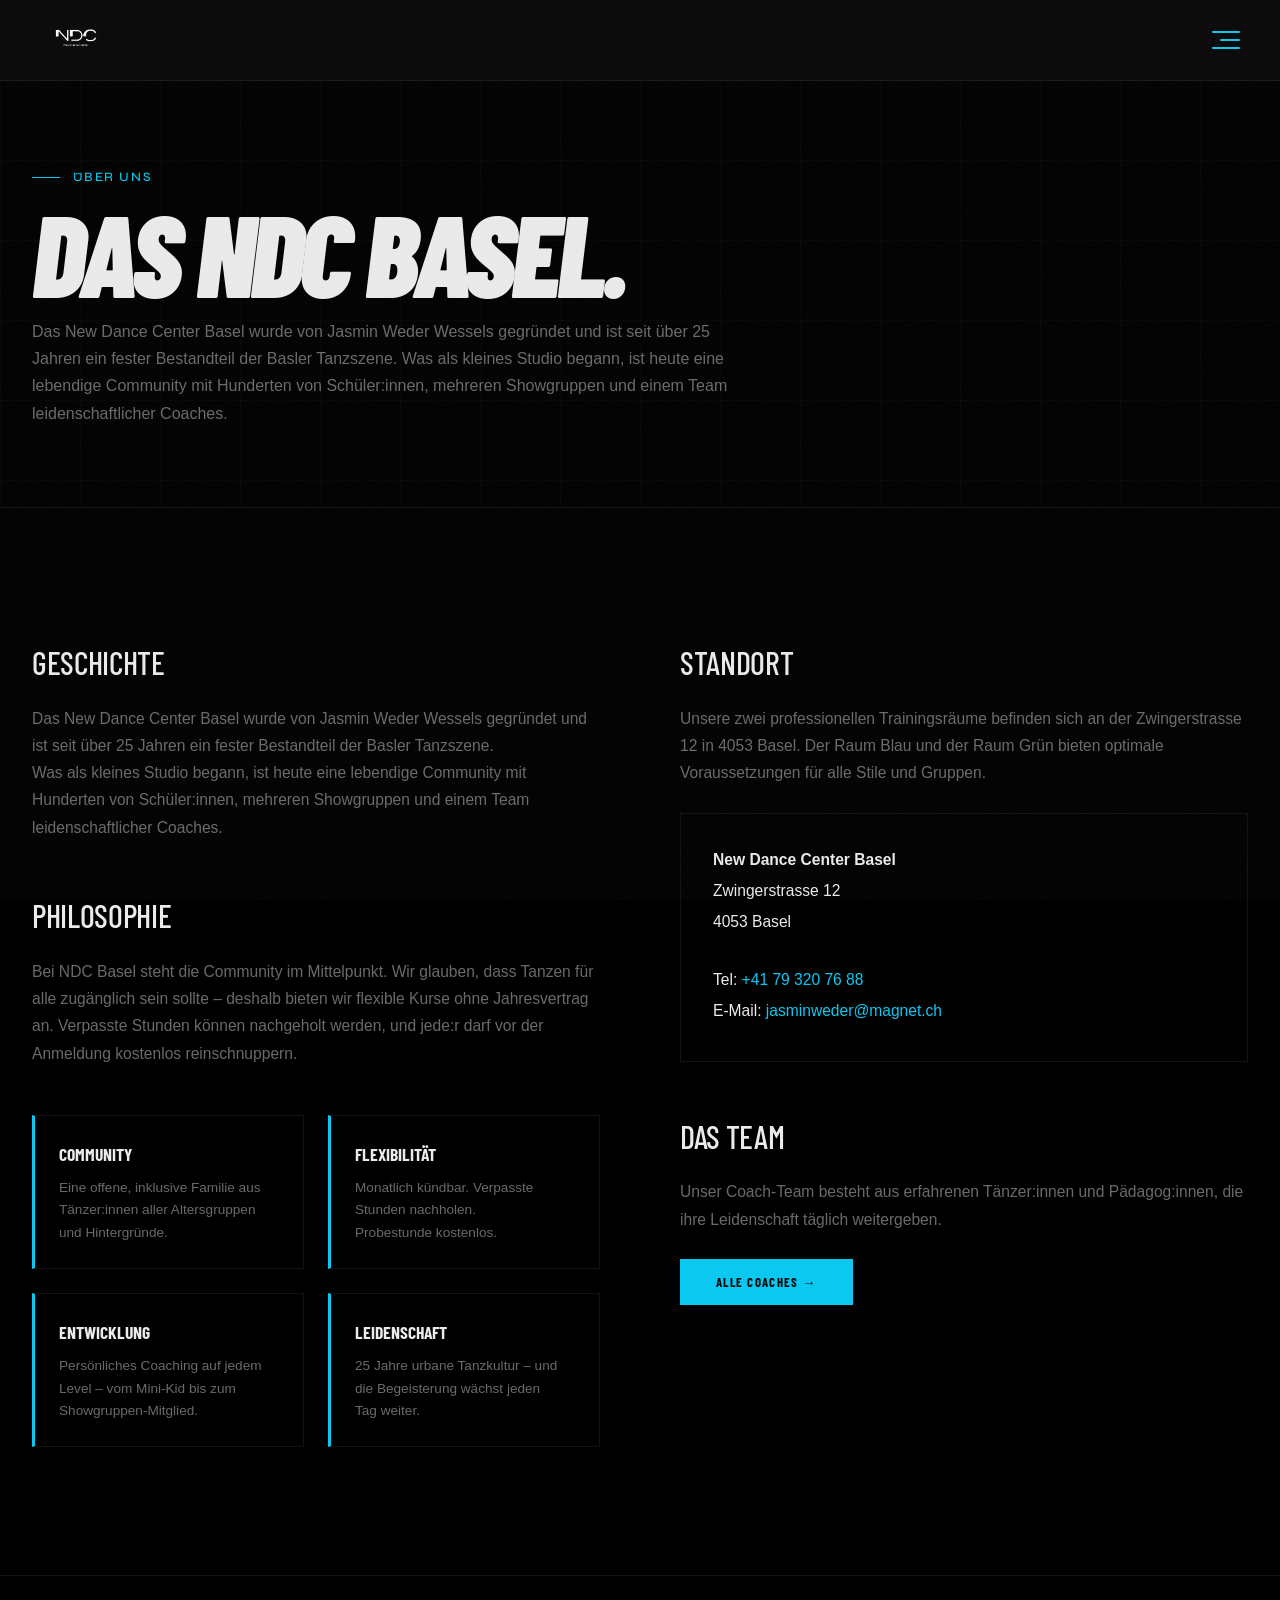
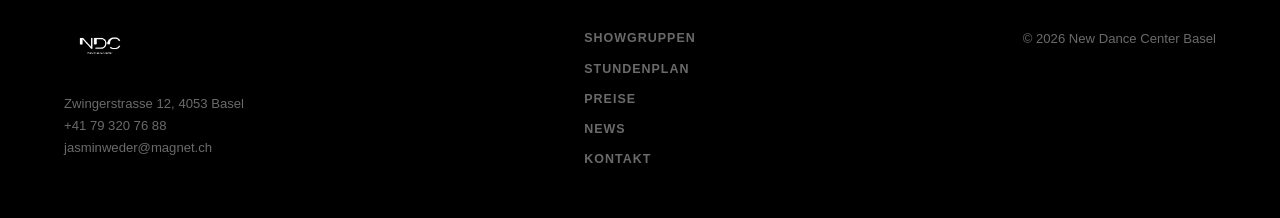
<file: ueber-uns.html>
<!DOCTYPE html>
<html lang="de">
<head>
  <meta charset="UTF-8">
  <meta name="color-scheme" content="dark">
  <meta name="theme-color" content="#0a0a0a">
  <meta name="viewport" content="width=device-width, initial-scale=1.0">
  <title>Über uns | NDC Basel</title>
  <link rel="preconnect" href="https://fonts.googleapis.com">
  <link rel="preconnect" href="https://fonts.gstatic.com" crossorigin>
  <link href="https://fonts.googleapis.com/css2?family=Barlow+Condensed:ital,wght@0,700;0,900;1,700;1,900&family=Syne:wght@500;700&display=swap" rel="stylesheet">
  <link rel="stylesheet" href="styles/style.css">
</head>
<body>

  <div id="header-root"></div>

  <main>
    <div class="page-hero">
      <div class="container">
        <p class="eyebrow" data-i18n="about_eyebrow">Über uns</p>
        <h1 data-i18n="about_heading">Das NDC Basel.</h1>
        <p class="page-hero-sub" data-i18n="about_history_text">Das New Dance Center Basel wurde von Jasmin Weder Wessels gegründet und ist seit über 25 Jahren ein fester Bestandteil der Basler Tanzszene.</p>
      </div>
    </div>

    <section class="section about-section reveal">
      <div class="container">
        <div class="about-grid">
          <div>
            <div class="about-block">
              <h3 data-i18n="about_history_title">Geschichte</h3>
              <p data-i18n="about_history_text">Das New Dance Center Basel wurde von Jasmin Weder Wessels gegründet und ist seit über 25 Jahren ein fester Bestandteil der Basler Tanzszene. Was als kleines Studio begann, ist heute eine lebendige Community mit Hunderten von Schüler:innen, mehreren Showgruppen und einem Team leidenschaftlicher Coaches.</p>
            </div>
            <div class="about-block">
              <h3 data-i18n="about_philosophy_title">Philosophie</h3>
              <p data-i18n="about_philosophy_text">Bei NDC Basel steht die Community im Mittelpunkt. Wir glauben, dass Tanzen für alle zugänglich sein sollte – deshalb bieten wir flexible Kurse ohne Jahresvertrag an. Verpasste Stunden können nachgeholt werden, und jede:r darf vor der Anmeldung kostenlos reinschnuppern.</p>
            </div>
            <div class="about-values">
              <div class="value-card">
                <h4>Community</h4>
                <p>Eine offene, inklusive Familie aus Tänzer:innen aller Altersgruppen und Hintergründe.</p>
              </div>
              <div class="value-card">
                <h4>Flexibilität</h4>
                <p>Monatlich kündbar. Verpasste Stunden nachholen. Probestunde kostenlos.</p>
              </div>
              <div class="value-card">
                <h4>Entwicklung</h4>
                <p>Persönliches Coaching auf jedem Level – vom Mini-Kid bis zum Showgruppen-Mitglied.</p>
              </div>
              <div class="value-card">
                <h4>Leidenschaft</h4>
                <p>25 Jahre urbane Tanzkultur – und die Begeisterung wächst jeden Tag weiter.</p>
              </div>
            </div>
          </div>
          <div>
            <div class="about-block">
              <h3 data-i18n="about_location_title">Standort</h3>
              <p data-i18n="about_location_text">Unsere zwei professionellen Trainingsräume befinden sich an der Zwingerstrasse 12 in 4053 Basel. Der Raum Blau und der Raum Grün bieten optimale Voraussetzungen für alle Stile und Gruppen.</p>
              <br>
              <div class="about-address-card">
                <p><strong>New Dance Center Basel</strong></p>
                <p>Zwingerstrasse 12</p>
                <p>4053 Basel</p>
                <br>
                <p>Tel: <a href="tel:+41793207688">+41 79 320 76 88</a></p>
                <p>E-Mail: <a href="mailto:jasminweder@magnet.ch">jasminweder@magnet.ch</a></p>
              </div>
            </div>
            <div class="about-block">
              <h3 data-i18n="about_team_title">Das Team</h3>
              <p data-i18n="about_team_text">Unser Coach-Team besteht aus erfahrenen Tänzer:innen und Pädagog:innen, die ihre Leidenschaft täglich weitergeben.</p>
              <br>
              <a href="teachers.html" class="btn-primary" data-i18n="about_team_link">Alle Lehrer:innen →</a>
            </div>
          </div>
        </div>
      </div>
    </section>
  </main>

  <div id="footer-root"></div>

  <script src="scripts/data.js"></script>
  <script src="scripts/shared.js"></script>
  <script>initPage();</script>
</body>
</html>
</file>
<file: styles/style.css>
@import url('https://fonts.googleapis.com/css2?family=Barlow+Condensed:ital,wght@0,700;0,900;1,700;1,900&family=Syne:wght@500;700&display=swap');

:root {
  /* ── Colours ──────────────────────────────────────────────── */
  --bg:            #000000;
  --surface:       #000000;
  --surface-2:     #050505;
  --accent:        #0BC8F0;
  --accent-dim:    rgba(11, 200, 240, 0.07);
  --accent-glow:   rgba(11, 200, 240, 0.22);
  --highlight:     #C2FF4D;
  --text:          #EBEBEB;
  --muted:         rgba(235,235,235,0.45);
  --border:        rgba(255, 255, 255, 0.07);
  --border-strong: rgba(255, 255, 255, 0.13);

  /* ── Typography ───────────────────────────────────────────── */
  --font-display: 'Barlow Condensed', 'Arial Narrow', sans-serif;
  --font-heading: 'Syne', system-ui, sans-serif;
  --font-body:    'Helvetica Neue', Helvetica, Arial, sans-serif;

  /* ── Type scale (fluid) ───────────────────────────────────── */
  --text-xs:     clamp(0.65rem, 1.2vw, 0.75rem);
  --text-sm:     clamp(0.75rem, 1.4vw, 0.875rem);
  --text-base:   clamp(0.875rem, 1.6vw, 1rem);
  --text-md:     clamp(1rem, 2vw, 1.25rem);
  --text-label:  clamp(0.65rem, 1.2vw, 0.8rem);
  --text-lg:     clamp(1.5rem, 3vw, 2rem);
  --text-xl:     clamp(2rem, 5vw, 3.5rem);
  --text-2xl:    clamp(3rem, 8vw, 6rem);
  --text-3xl:    clamp(4rem, 11vw, 9rem);
  --text-hero:   clamp(5rem, 15vw, 14rem);
  --text-bleed:  clamp(6rem, 20vw, 20rem);

  /* ── Spacing scale (fluid) ───────────────────────────────── */
  --space-xs:   clamp(0.25rem, 0.4vw, 0.4rem);
  --space-sm:   clamp(0.5rem, 0.75vw, 0.75rem);
  --space-md:   clamp(0.875rem, 1.25vw, 1.25rem);
  --space-lg:   clamp(1.5rem, 2.5vw, 2.5rem);
  --space-xl:   clamp(2.5rem, 4vw, 4.5rem);
  --space-2xl:  clamp(4rem, 7vw, 8rem);
  --space-3xl:  clamp(6rem, 10vw, 11rem);

  /* ── Easing ──────────────────────────────────────────────── */
  --spring:     cubic-bezier(0.16, 1, 0.3, 1);
  --spring-in:  cubic-bezier(0.4, 0, 0.2, 1);
  --bounce:     cubic-bezier(0.34, 1.56, 0.64, 1);
  --ease-out:   cubic-bezier(0.22, 1, 0.36, 1);

  /* ── Timing ──────────────────────────────────────────────── */
  --dur-fast:   120ms;
  --dur-mid:    260ms;
  --dur-slow:   550ms;

  /* ── Elevation ───────────────────────────────────────────── */
  --shadow-sm:  0 1px 3px rgba(0,0,0,0.4), 0 1px 2px rgba(0,0,0,0.25);
  --shadow-md:  0 4px 16px rgba(0,0,0,0.5), 0 2px 4px rgba(0,0,0,0.28);
  --shadow-lg:  0 12px 40px rgba(0,0,0,0.6), 0 4px 10px rgba(0,0,0,0.32);
  --shadow-xl:  0 28px 72px rgba(0,0,0,0.75), 0 8px 20px rgba(0,0,0,0.4);

  /* ── Glass ───────────────────────────────────────────────── */
  --glass-bg:     rgba(255,255,255,0.028);
  --glass-border: rgba(255,255,255,0.065);
  --glass-shine:  inset 0 1px 0 rgba(255,255,255,0.05);

  /* ── Room colours ────────────────────────────────────────── */
  --room-blau:   #60A5FA;
  --room-gruen:  #4ADE80;
}

*, *::before, *::after { box-sizing: border-box; margin: 0; padding: 0; }

html {
  scroll-behavior: smooth;
  color-scheme: dark;
  -webkit-text-size-adjust: 100%;
}

body {
  background: var(--bg);
  color: var(--text);
  font-family: var(--font-body);
  line-height: 1.65;
  overflow-x: hidden;
  -webkit-font-smoothing: antialiased;
  -moz-osx-font-smoothing: grayscale;
  text-rendering: optimizeLegibility;
  font-size: var(--text-base);
}

/* ── typography quality (Linear / Ghost / Framer principles) ── */
h1, h2, h3, h4, h5, h6 { text-wrap: balance; }
p, li, figcaption        { text-wrap: pretty; }

/* ── global type system ─────────────────────────────────────── */
h1, .display {
  font-family: var(--font-display);
  font-weight: 900;
  font-style: italic;
  letter-spacing: -0.02em;
  text-transform: uppercase;
  line-height: 0.88;
}
h2 {
  font-family: var(--font-heading);
  font-weight: 500;
  font-style: normal;
  letter-spacing: -0.01em;
  text-transform: uppercase;
  line-height: 0.92;
  font-size: var(--text-3xl);
}
h3 { font-family: var(--font-heading); font-size: var(--text-xl); font-weight: 500; font-style: normal; text-transform: uppercase; letter-spacing: -0.01em; }
.display--upright { font-style: normal; }

/* tabular nums for all data */
.stat-num, .card-time, .pillar-num,
.preise-price, .event-date { font-variant-numeric: tabular-nums; }

/* selection */
::selection { background: var(--accent); color: #080808; }

/* focus-visible — keyboard users only (Ghost: 2px outline) */
:focus-visible {
  outline: 2px solid var(--accent);
  outline-offset: 3px;
}
:focus:not(:focus-visible) { outline: none; }

/* scrollbar */
::-webkit-scrollbar { width: 5px; }
::-webkit-scrollbar-track { background: transparent; }
::-webkit-scrollbar-thumb { background: rgba(255,255,255,0.12); border-radius: 99px; }
::-webkit-scrollbar-thumb:hover { background: var(--accent); }

a { color: inherit; text-decoration: none; }
img { max-width: 100%; display: block; }

/* ── FILM GRAIN ────────────────────────────────────────────── */
body::after {
  content: '';
  position: fixed; inset: 0; z-index: 9999;
  pointer-events: none;
  opacity: 0.045;
  background-image: url("data:image/svg+xml,%3Csvg xmlns='http://www.w3.org/2000/svg' width='200' height='200'%3E%3Cfilter id='n'%3E%3CfeTurbulence type='fractalNoise' baseFrequency='0.75' numOctaves='4' stitchTiles='stitch'/%3E%3C/filter%3E%3Crect width='200' height='200' filter='url(%23n)'/%3E%3C/svg%3E");
  background-repeat: repeat;
  background-size: 180px 180px;
}

/* ── ANIMATION KEYFRAMES ────────────────────────────────────── */

@keyframes heroIn {
  from { opacity: 0; transform: translateY(52px); }
  to   { opacity: 1; transform: translateY(0); }
}

@keyframes numPop {
  from { opacity: 0; transform: scale(0.75) translateY(16px); }
  to   { opacity: 1; transform: scale(1)    translateY(0);    }
}

/* ── TEXT UTILITIES ─────────────────────────────────────────── */

.text-gradient {
  background: linear-gradient(115deg, var(--accent) 15%, var(--highlight) 100%);
  -webkit-background-clip: text;
  background-clip: text;
  -webkit-text-fill-color: transparent;
}

.text-accent {
  font-family: var(--font-display);
  font-weight: 900;
  font-style: italic;
}

/* ── WORD-SPLIT REVEAL ──────────────────────────────────────── */

.word-wrap {
  display: inline-block;
  overflow: hidden;
  vertical-align: bottom;
  padding-bottom: 0.08em;
}

.word {
  display: inline-block;
  transform: translateY(115%);
  opacity: 0;
  transition: transform 0.75s var(--spring),
              opacity   0.5s  ease;
  transition-delay: calc(var(--w, 0) * 80ms);
}

.reveal.visible .word { transform: translateY(0); opacity: 1; }

/* ── STAGGER GRID REVEAL ────────────────────────────────────── */

.stagger-reveal > * {
  opacity: 0;
  transform: translateY(36px);
  transition: opacity 0.65s var(--spring),
              transform 0.65s var(--spring);
  transition-delay: calc(var(--si, 0) * 100ms);
}

.stagger-reveal.visible > * { opacity: 1; transform: translateY(0); }

/* ── REDUCED MOTION ─────────────────────────────────────────── */

@media (prefers-reduced-motion: reduce) {
  .hero-eyebrow, .hero-title .title-line,
  .hero-video, .hero-desc, .hero-ctas { animation: none !important; opacity: 1; }
  .word { transition: none; transform: none; opacity: 1; }
  .stagger-reveal > * { transition: none; opacity: 1; transform: none; }
  .reveal { opacity: 1 !important; transform: none !important; }
}

/* ── LAYOUT ────────────────────────────────────────────────────── */

.container {
  width: min(1300px, calc(100% - var(--space-lg) * 2));
  margin: 0 auto;
}

.section { padding: var(--space-3xl) 0; }

/* ── HEADER ────────────────────────────────────────────────── */

.site-header {
  position: fixed;
  top: 0; left: 0; right: 0;
  z-index: 100;
  padding: max(1rem, env(safe-area-inset-top)) max(1.5rem, env(safe-area-inset-right)) 1rem max(1.5rem, env(safe-area-inset-left));
  background: rgba(10, 10, 10, 0.9);
  backdrop-filter: blur(24px) saturate(160%);
  -webkit-backdrop-filter: blur(24px) saturate(160%);
  border-bottom: 1px solid var(--border);
}

.header-inner {
  display: flex;
  align-items: center;
  justify-content: space-between;
  max-width: 1200px;
  margin: 0 auto;
}

.brand {
  display: inline-flex;
  align-items: center;
  line-height: 1;
  transition: opacity var(--dur-fast) var(--spring);
}

.brand:hover { opacity: 0.8; }

.brand-logo {
  height: 48px;
  width: auto;
  display: block;
}

/* fallback text brand (if image fails) */
.brand span { color: var(--accent); margin-left: 0.1em; }

/* ── BURGER BUTTON ─────────────────────────────────────────── */

.burger {
  display: flex; flex-direction: column; align-items: flex-end;
  justify-content: center; gap: 6px;
  width: 44px; height: 44px;
  background: none; border: none;
  cursor: pointer; padding: 0;
  position: relative; z-index: 201;
  flex-shrink: 0;
}

.burger span {
  display: block; height: 2px; border-radius: 1px;
  background: var(--accent);
  transform-origin: center;
  transition: transform 0.45s cubic-bezier(0.23, 1, 0.32, 1),
              opacity   0.3s  ease,
              width     0.35s cubic-bezier(0.23, 1, 0.32, 1);
}

.burger span:nth-child(1) { width: 28px; }
.burger span:nth-child(2) { width: 20px; }
.burger span:nth-child(3) { width: 28px; }

.burger:hover span:nth-child(2) { width: 28px; }

.burger.open span:nth-child(1) { transform: translateY(8px) rotate(45deg); width: 28px; }
.burger.open span:nth-child(2) { opacity: 0; transform: scaleX(0); }
.burger.open span:nth-child(3) { transform: translateY(-8px) rotate(-45deg); width: 28px; }

/* ── FULLSCREEN MENU OVERLAY ───────────────────────────────── */

.menu-overlay {
  position: fixed; inset: 0; z-index: 200;
  background: #111111;
  clip-path: circle(0% at calc(100% - 3.5rem) 3.5rem);
  transition: clip-path 0.65s cubic-bezier(0.77, 0, 0.175, 1);
  display: flex; flex-direction: column;
  justify-content: center;
  padding: max(6rem, calc(env(safe-area-inset-top) + 5rem)) 6vw max(4rem, env(safe-area-inset-bottom)) max(6vw, env(safe-area-inset-left));
  pointer-events: none;
  overflow: hidden;
}

.menu-overlay.open {
  clip-path: circle(170% at calc(100% - 3.5rem) 3.5rem);
  pointer-events: auto;
}

/* ── MENU NAV LINKS ────────────────────────────────────────── */

.menu-nav {
  display: flex; flex-direction: column;
  gap: 0.1em;
}

.menu-nav a {
  font-family: var(--font-display);
  font-size: clamp(2.8rem, 7vw, 7rem);
  line-height: 1.05;
  letter-spacing: -0.02em;
  text-transform: uppercase;
  color: var(--text);
  text-decoration: none;
  opacity: 0;
  transform: translateY(40px);
  transition: color 0.2s ease;
  display: inline-block;
}

.menu-nav a:hover  { color: var(--accent); }
.menu-nav a:active { color: var(--accent-active); }
.menu-nav a.active { color: var(--accent); }

@keyframes menuLinkIn {
  from { opacity: 0; transform: translateY(40px); }
  to   { opacity: 1; transform: translateY(0); }
}

.menu-overlay.open .menu-nav a {
  animation: menuLinkIn 0.5s cubic-bezier(0.23, 1, 0.32, 1) forwards;
  animation-delay: calc(0.25s + var(--i) * 60ms);
}

/* ── MENU FOOTER (lang toggle) ─────────────────────────────── */

.menu-footer {
  position: absolute; bottom: 3rem; left: 6vw;
  opacity: 0; transform: translateY(10px);
  transition: opacity 0.3s ease, transform 0.3s ease;
}

.menu-overlay.open .menu-footer {
  opacity: 1; transform: translateY(0);
  transition-delay: 0.55s;
}

.lang-btn {
  font-family: var(--font-body);
  font-weight: 700; font-size: 0.85rem;
  letter-spacing: 0.12em; text-transform: uppercase;
  background: none; border: 1px solid rgba(255,255,255,0.2);
  border-radius: 999px; color: var(--muted);
  padding: 0.5rem 1.1rem; cursor: pointer; line-height: 1;
  transition: border-color 0.2s ease, color 0.2s ease, transform 0.2s ease;
}

.lang-btn:hover  { border-color: var(--accent); color: var(--accent); transform: scale(1.05); }
.lang-btn:active { transform: scale(0.95); }

/* ── EYEBROW & SECTION HEADER ──────────────────────────────── */

.eyebrow {
  display: inline-flex; align-items: center; gap: 0.8rem;
  font-family: var(--font-heading);
  font-weight: 500;
  font-style: normal;
  font-size: var(--text-label);
  letter-spacing: 0.12em;
  text-transform: uppercase;
  color: var(--accent);
  margin-bottom: var(--space-md);
}
.eyebrow::before {
  content: '';
  display: block; flex-shrink: 0;
  width: 1.75rem; height: 1px;
  background: var(--accent);
}

.section-header { margin-bottom: var(--space-2xl); }

.section-sub { color: var(--muted); font-size: var(--text-base); margin-top: var(--space-sm); line-height: 1.65; max-width: 52ch; }

.section-header h2 {
  font-family: var(--font-display);
  font-size: var(--text-2xl);
  line-height: 0.88;
  letter-spacing: -0.03em;
  text-transform: uppercase;
}

/* ── BUTTONS ───────────────────────────────────────────────── */

.btn-primary {
  display: inline-flex; align-items: center; gap: 0.6rem;
  font-family: var(--font-display); font-weight: 700; font-style: normal;
  font-size: var(--text-label); letter-spacing: 0.1em; text-transform: uppercase;
  background: var(--accent); color: #080808;
  border: none; border-radius: 0;
  padding: 1.05rem 2.25rem; cursor: pointer; line-height: 1;
  position: relative; overflow: hidden;
  transition: transform var(--dur-mid) var(--spring),
              box-shadow var(--dur-mid) var(--spring);
  will-change: transform;
}
.btn-primary::after {
  content: '';
  position: absolute; inset: 0;
  background: linear-gradient(105deg, transparent 38%, rgba(255,255,255,0.22) 50%, transparent 62%);
  transform: translateX(-100%);
  transition: transform 0.55s var(--ease-out);
}
.btn-primary:hover::after { transform: translateX(100%); }
.btn-primary:hover {
  transform: translateY(-2px);
  box-shadow: 0 10px 28px var(--accent-glow), 0 3px 8px rgba(0,0,0,0.3);
}
.btn-primary:active {
  transform: scale(0.97) translateY(0);
  transition-duration: var(--dur-fast);
}

.btn-ghost {
  display: inline-flex; align-items: center; gap: 0.6rem;
  font-family: var(--font-display); font-weight: 700; font-style: normal;
  font-size: var(--text-label); letter-spacing: 0.1em; text-transform: uppercase;
  background: transparent; color: var(--text);
  border: 1px solid var(--border-strong); border-radius: 0;
  padding: 1.05rem 2.25rem; cursor: pointer; line-height: 1;
  transition: border-color var(--dur-mid) var(--spring),
              color var(--dur-mid) var(--spring),
              transform var(--dur-mid) var(--spring);
  will-change: transform;
}
.btn-ghost:hover {
  border-color: var(--accent);
  color: var(--accent);
  transform: translateY(-2px);
}
.btn-ghost:active {
  transform: scale(0.97);
  transition-duration: var(--dur-fast);
}

/* ── HERO ──────────────────────────────────────────────────── */

.hero {
  min-height: 100dvh;
  display: flex; flex-direction: column;
  overflow: hidden; position: relative; background: var(--bg);
}

.hero::before {
  content: '';
  position: absolute; inset: 0;
  background:
    radial-gradient(ellipse 55% 50% at 10% 65%, rgba(11,200,240,0.05) 0%, transparent 70%),
    radial-gradient(ellipse 35% 40% at 85% 15%, rgba(194,255,77,0.03) 0%, transparent 65%),
    linear-gradient(rgba(255,255,255,0.012) 1px, transparent 1px),
    linear-gradient(90deg, rgba(255,255,255,0.012) 1px, transparent 1px);
  background-size: 100% 100%, 100% 100%, 100px 100px, 100px 100px;
  pointer-events: none;
}

.hero-inner {
  flex: 1;
  display: grid;
  grid-template-columns: 3fr 2fr;
  grid-template-rows: auto auto;
  grid-template-areas:
    "text  video"
    "meta  video";
  column-gap: var(--space-xl);
  row-gap: var(--space-lg);
  align-items: start;
  padding-top: max(7.5rem, env(safe-area-inset-top) + 5rem);
  padding-bottom: var(--space-xl);
}

.hero-text  { grid-area: text; }
.hero-video { grid-area: video; align-self: stretch; }
.hero-meta  { grid-area: meta; }

.hero-eyebrow {
  font-family: var(--font-heading);
  font-weight: 500; font-style: normal;
  font-size: var(--text-label); letter-spacing: 0.12em; text-transform: uppercase;
  color: var(--accent); margin-bottom: var(--space-lg);
  display: inline-flex; align-items: center; gap: 0.8rem;
  animation: heroIn 0.8s var(--spring) 80ms both;
}
.hero-eyebrow::before {
  content: '';
  display: block; flex-shrink: 0;
  width: 2.5rem; height: 1px;
  background: var(--accent);
  animation: heroIn 0.8s var(--spring) 0ms both;
}

.hero-title {
  display: block;
  margin-bottom: 0;
}

.title-line {
  display: block;
  font-family: var(--font-display);
  font-weight: 900; font-style: italic;
  font-size: clamp(2.8rem, 7vw, 7.5rem);
  line-height: 0.88; letter-spacing: -0.02em; text-transform: uppercase;
  color: #ffffff;
}

/* Hero title — staggered line-up entrance */
.hero-title .title-line:nth-child(1) { animation: heroIn 1s var(--spring) 180ms both; }
.hero-title .title-line:nth-child(2) { animation: heroIn 1s var(--spring) 380ms both; }

.hero-meta { max-width: 420px; }

.hero-video { animation: heroIn 1.1s var(--spring) 260ms both; }

.hero-desc {
  color: var(--muted); font-size: var(--text-base); line-height: 1.7;
  margin-bottom: var(--space-lg); max-width: 36ch;
  animation: heroIn 0.9s var(--spring) 620ms both;
}
.hero-ctas {
  display: flex; flex-wrap: wrap; gap: 0.75rem;
  animation: heroIn 0.9s var(--spring) 730ms both;
}

/* ── HERO VIDEO ─────────────────────────────────────────────── */

.hero-video {
  position: relative;
  overflow: hidden;
  background: var(--surface);
  min-height: 320px;
}

.hero-video video,
.hero-video iframe {
  position: absolute; inset: 0;
  width: 100%; height: 100%;
  object-fit: cover;
  border: none;
}

/* shown when no video file is present */
.hero-video-placeholder {
  position: absolute; inset: 0;
  display: flex; align-items: center; justify-content: center;
  background: var(--surface);
  color: var(--muted);
  font-family: var(--font-display);
  font-size: 1.5rem; letter-spacing: 0.3em;
}

/* hide placeholder once video loads */
.hero-video:has(video[src]) .hero-video-placeholder,
.hero-video video:not([src=""]) ~ .hero-video-placeholder { display: none; }

/* ── TICKER ────────────────────────────────────────────────── */

.ticker-wrap {
  overflow: hidden; border-top: 1px solid var(--border);
  background: var(--surface); padding: 1.1rem 0;
}

.ticker-track {
  display: flex; gap: 2.5rem; white-space: nowrap;
  width: max-content; align-items: center;
  animation: ticker 30s linear infinite;
}

.ticker-track span {
  font-family: var(--font-heading);
  font-weight: 700;
  font-size: var(--text-xs); letter-spacing: 0.18em; text-transform: uppercase; color: var(--highlight);
}

.ticker-track .dot { color: rgba(194,255,77,0.4); font-size: 0.5rem; }

@keyframes ticker { from { transform: translateX(0); } to { transform: translateX(-50%); } }

/* ── STUDIO ────────────────────────────────────────────────── */

.studio { background: var(--surface); }

.studio-grid { display: grid; grid-template-columns: 1fr 1fr; gap: 5rem; align-items: center; }

.studio-copy h2 {
  font-family: var(--font-display);
  font-size: var(--text-2xl);
  line-height: 0.88; letter-spacing: -0.04em; text-transform: uppercase;
  margin-bottom: var(--space-lg);
}

.studio-copy p { color: var(--muted); font-size: var(--text-base); line-height: 1.7; margin-bottom: var(--space-md); max-width: 44ch; }
.studio-copy .btn-primary { margin-top: 0.75rem; }

.studio-stats {
  display: grid; grid-template-columns: 1fr 1fr;
  gap: 1rem;
}

.stat-card {
  background: var(--glass-bg);
  backdrop-filter: blur(12px); -webkit-backdrop-filter: blur(12px);
  border: 1px solid var(--glass-border);
  box-shadow: var(--glass-shine), var(--shadow-sm);
  padding: 2.5rem 2rem;
  display: flex; flex-direction: column; gap: 0.4rem;
  transition: box-shadow var(--dur-mid) var(--spring), transform var(--dur-mid) var(--spring);
}
.stat-card:hover { box-shadow: var(--glass-shine), var(--shadow-md); transform: translateY(-2px); }

.accent-card { background: rgba(11,200,240,0.06); border-color: rgba(11,200,240,0.15); }

.stat-num {
  font-family: var(--font-display);
  font-weight: 900; font-style: italic;
  font-size: clamp(2.75rem, 4.5vw, 5rem); line-height: 1;
  color: var(--highlight);
  text-shadow: 0 0 24px rgba(194,255,77,0.28), 0 0 48px rgba(194,255,77,0.1);
  letter-spacing: -0.03em;
}

.stat-num.counting { animation: numPop 0.65s var(--bounce) forwards; }

.stat-label {
  font-family: var(--font-display); font-weight: 700; font-style: italic;
  font-size: var(--text-xs); letter-spacing: 0.12em; text-transform: uppercase; color: var(--muted);
  margin-top: 0.25rem;
}

/* ── STYLES SECTION ────────────────────────────────────────── */

.styles-section { background: var(--bg); }

.styles-grid {
  display: grid; grid-template-columns: repeat(3, 1fr);
  gap: 1px; background: rgba(255,255,255,0.08);
  border: 1px solid rgba(255,255,255,0.08);
}

.style-card {
  background: var(--bg); padding: 2.5rem 2rem;
  position: relative; overflow: hidden;
  transition: background var(--dur-mid) var(--spring),
              transform var(--dur-mid) var(--spring);
  will-change: transform;
  cursor: default;
}

.style-card::after {
  content: ''; position: absolute; bottom: 0; left: 0; right: 0;
  height: 2px; background: var(--accent);
  transform: scaleX(0); transform-origin: left;
  transition: transform var(--dur-mid) var(--spring);
}

.style-card:hover { background: var(--accent-dim); transform: translateY(-4px); }
.style-card:hover::after { transform: scaleX(1); }

.style-num {
  display: block; font-family: var(--font-display);
  font-size: 4.5rem; line-height: 1;
  color: rgba(255,255,255,0.05); margin-bottom: 0.75rem;
}

.style-card h3 {
  font-family: var(--font-display);
  font-size: 1.6rem; letter-spacing: -0.01em;
  text-transform: uppercase; color: var(--text); margin-bottom: 0.75rem;
}

.style-card p { font-size: 0.875rem; color: var(--muted); line-height: 1.65; }

/* ── PILLARS (Was NDC ausmacht) ────────────────────────────── */

.pillars-section { background: var(--surface); }

.pillars-heading {
  font-family: var(--font-display);
  font-size: clamp(2.5rem, 5vw, 5rem);
  line-height: 0.9;
  letter-spacing: -0.02em;
  font-weight: 700;
  text-transform: uppercase;
}

.pillars-grid {
  display: grid;
  grid-template-columns: repeat(3, 1fr);
  gap: 0;
  border-top: 1px solid var(--border-strong);
  border-left: 1px solid var(--border-strong);
}

.pillar-card {
  background: transparent;
  border: none;
  border-right: 1px solid var(--border-strong);
  border-bottom: 1px solid var(--border-strong);
  box-shadow: none;
  padding: var(--space-xl) var(--space-lg);
  position: relative; overflow: hidden;
  transition: background var(--dur-mid) var(--spring);
  cursor: default;
}
.pillar-card::after {
  content: ''; position: absolute; bottom: 0; left: 0; right: 0;
  height: 1px; background: var(--accent);
  transform: scaleX(0); transform-origin: left;
  transition: transform var(--dur-slow) var(--spring);
}
.pillar-card:hover { background: rgba(255,255,255,0.02); }
.pillar-card:hover::after { transform: scaleX(1); }

.pillar-num {
  display: block;
  font-family: var(--font-display);
  font-size: var(--text-label); font-weight: 700; font-style: normal;
  letter-spacing: 0.12em;
  color: var(--accent);
  margin-bottom: var(--space-lg);
}

.pillar-title {
  font-family: var(--font-display);
  font-size: clamp(1.5rem, 2vw, 2rem);
  letter-spacing: -0.03em;
  text-transform: uppercase; color: var(--text);
  margin-bottom: var(--space-sm);
  line-height: 1;
}

.pillar-desc { font-size: var(--text-sm); color: var(--muted); line-height: 1.65; max-width: 28ch; }

/* ── CREWS (main page) ─────────────────────────────────────── */

.crews-section { background: var(--surface); }

.crews-grid { display: grid; grid-template-columns: repeat(3, 1fr); gap: 1.5rem; margin-bottom: 3rem; }

.crew-card {
  background: var(--glass-bg);
  backdrop-filter: blur(12px); -webkit-backdrop-filter: blur(12px);
  border: 1px solid var(--glass-border);
  box-shadow: var(--glass-shine), var(--shadow-sm);
  padding: 2.5rem 2rem;
  transition: border-color var(--dur-mid) var(--spring),
              background var(--dur-mid) var(--spring),
              transform var(--dur-mid) var(--spring),
              box-shadow var(--dur-mid) var(--spring);
  will-change: transform;
}

.crew-card:hover {
  border-color: rgba(11,200,240,0.35);
  background: rgba(11,200,240,0.05);
  transform: translateY(-6px);
  box-shadow: var(--glass-shine), var(--shadow-lg), 0 0 40px rgba(11,200,240,0.08);
}

.crew-tag {
  display: inline-block; font-family: var(--font-body); font-weight: 400;
  font-size: var(--text-xs); letter-spacing: 0.2em; text-transform: uppercase;
  color: var(--accent); border-bottom: 1px solid rgba(11,200,240,0.3);
  padding-bottom: 0.1rem; margin-bottom: var(--space-lg);
}

.crew-card h3 {
  font-family: var(--font-display);
  font-weight: 900; font-style: normal;
  font-size: clamp(2rem, 3vw, 3.5rem);
  letter-spacing: 0.02em; text-transform: uppercase;
  color: var(--text); margin-bottom: var(--space-sm); line-height: 0.9;
}

.crew-card p { color: var(--muted); font-size: var(--text-sm); line-height: 1.65; max-width: 30ch; }
.crew-card .crew-link { display: inline-block; margin-top: 1.25rem; color: var(--accent); font-weight: 600; font-size: 0.85rem; }
.crews-cta { text-align: center; }

/* ── HEUTE IM STUDIO ───────────────────────────────────────── */

.heute-section { background: var(--bg); }

.heute-header { margin-bottom: 3rem; }

.heute-header h2 {
  font-family: var(--font-display);
  font-size: clamp(2.5rem, 5vw, 5rem);
  line-height: 0.9; letter-spacing: -0.02em; text-transform: uppercase; margin-bottom: 0.5rem;
}

.heute-day-name {
  font-family: var(--font-display);
  font-size: clamp(1.25rem, 2.5vw, 2rem);
  letter-spacing: 0.04em; text-transform: uppercase; color: var(--muted);
}

.heute-empty { padding: 4rem 0; text-align: center; }

.heute-empty-title {
  font-family: var(--font-display); font-size: 2rem;
  text-transform: uppercase; color: var(--muted); margin-bottom: 0.5rem;
}

.heute-empty-sub { color: var(--muted); font-size: 0.95rem; }

.heute-grid { display: grid; grid-template-columns: 1fr 1fr; gap: 2.5rem; }

.heute-col-header {
  font-family: var(--font-body); font-weight: 700;
  font-size: 0.75rem; letter-spacing: 0.22em; text-transform: uppercase;
  padding: 0.6rem 1rem; margin-bottom: 1rem;
}

.heute-col-header.blau  { background: rgba(96,165,250,0.1);  color: #93C5FD; border-left: 3px solid var(--room-blau); }
.heute-col-header.gruen { background: rgba(74,222,128,0.1);  color: #86EFAC; border-left: 3px solid var(--room-gruen); }

.heute-cards { display: flex; flex-direction: column; gap: 0.75rem; }

.heute-card {
  background: var(--glass-bg);
  backdrop-filter: blur(8px); -webkit-backdrop-filter: blur(8px);
  border: 1px solid var(--glass-border);
  border-left-width: 3px; padding: 1.25rem;
  box-shadow: var(--glass-shine), var(--shadow-sm);
  transition: background var(--dur-fast) var(--spring),
              transform var(--dur-mid) var(--spring),
              box-shadow var(--dur-mid) var(--spring);
  will-change: transform;
}

.heute-card.blau  { border-left-color: var(--room-blau); }
.heute-card.gruen { border-left-color: var(--room-gruen); }

.heute-card:hover {
  background: rgba(255,255,255,0.07);
  transform: translateX(4px);
  box-shadow: var(--glass-shine), var(--shadow-md);
}
.heute-card.is-showgroup { background: rgba(167,139,250,0.06); border-left-color: #A78BFA; }

.card-badges { display: flex; gap: 0.5rem; margin-bottom: 0.75rem; min-height: 1.4rem; }

.heute-badge {
  font-family: var(--font-body); font-weight: 700;
  font-size: 0.6rem; letter-spacing: 0.2em; text-transform: uppercase; padding: 0.2rem 0.55rem; line-height: 1.4;
}

.heute-badge.neue { background: var(--accent-dim); color: var(--accent); border: 1px solid rgba(11,200,240,0.2); }
.heute-badge.show { background: rgba(167,139,250,0.1); color: #A78BFA; border: 1px solid rgba(167,139,250,0.2); }

.card-body { display: flex; gap: 1rem; align-items: flex-start; }

.teacher-avatar {
  flex-shrink: 0; width: 72px; height: 72px; border-radius: 50%;
  background: rgba(255,255,255,0.06); border: 1px solid rgba(255,255,255,0.1);
  display: flex; align-items: center; justify-content: center;
  font-family: var(--font-display); font-size: 1rem; color: var(--muted);
  overflow: hidden;
}
.teacher-avatar img {
  width: 100%; height: 100%; object-fit: cover; border-radius: 50%;
  display: block;
}

.card-info { flex: 1; display: flex; flex-direction: column; gap: 0.15rem; }

.card-time {
  font-family: var(--font-body); font-weight: 700;
  font-size: 0.7rem; letter-spacing: 0.16em; text-transform: uppercase; color: var(--muted);
}

.card-name {
  font-family: var(--font-display);
  font-size: 1.15rem; letter-spacing: -0.01em;
  text-transform: uppercase; color: var(--text); line-height: 1.1;
}

.card-meta { display: flex; align-items: center; gap: 0.6rem; flex-wrap: wrap; margin-top: 0.4rem; }

.level-chip {
  font-family: var(--font-body); font-weight: 700;
  font-size: 0.6rem; letter-spacing: 0.14em; text-transform: uppercase;
  padding: 0.2rem 0.55rem; background: rgba(255,255,255,0.06);
  color: var(--muted); border: 1px solid var(--border);
}

.card-teacher { font-size: 0.82rem; color: var(--muted); }

.card-note {
  display: inline-block; font-family: var(--font-body); font-weight: 700;
  font-size: 0.6rem; letter-spacing: 0.14em; text-transform: uppercase;
  color: #FCD34D; margin-top: 0.35rem;
}

/* ── PREISE ────────────────────────────────────────────────── */

.preise-section { background: var(--surface); }

.preise-grid {
  display: grid;
  grid-template-columns: repeat(5, 1fr);
  gap: 1rem;
  margin-bottom: 2.5rem;
}

.preis-card {
  background: var(--glass-bg);
  backdrop-filter: blur(12px); -webkit-backdrop-filter: blur(12px);
  border: 1px solid var(--glass-border);
  box-shadow: var(--glass-shine), var(--shadow-sm);
  padding: 2rem 1.5rem;
  display: flex; flex-direction: column; gap: 1rem;
  position: relative;
  transition: background var(--dur-mid) var(--spring),
              border-color var(--dur-mid) var(--spring),
              transform var(--dur-mid) var(--spring),
              box-shadow var(--dur-mid) var(--spring);
  will-change: transform;
}

.preis-card:hover {
  background: rgba(11,200,240,0.06);
  border-color: rgba(11,200,240,0.35);
  transform: translateY(-6px);
  box-shadow: var(--glass-shine), var(--shadow-lg), 0 0 40px rgba(11,200,240,0.08);
}

.preis-card.is-unlimited {
  background: rgba(11,200,240,0.08);
  border-color: rgba(11,200,240,0.25);
}

.preis-label {
  font-family: var(--font-display);
  font-size: 1.5rem; text-transform: uppercase; color: var(--text); line-height: 1;
}

.preis-age {
  font-size: 0.8rem; color: var(--muted); font-weight: 500;
}

.preis-options { display: flex; flex-direction: column; gap: 0.75rem; margin-top: auto; }

.preis-option { display: block; }

.preis-chf {
  font-family: var(--font-display);
  font-size: 2.25rem; line-height: 1; color: var(--accent);
}

.preis-chf span { font-family: var(--font-body); font-size: 0.8rem; color: var(--muted); font-weight: 600; }

.preis-freq {
  font-size: 0.75rem; color: var(--muted); font-weight: 500; margin-top: 0.15rem;
}

.preise-footer {
  display: flex; align-items: center; justify-content: space-between;
  flex-wrap: wrap; gap: 1rem;
}

.preise-note {
  font-size: 0.85rem; color: var(--muted);
}

.preise-note span { color: var(--accent); }

/* ── NEWS ──────────────────────────────────────────────────── */

.news-section { background: var(--bg); }

.news-grid { display: grid; grid-template-columns: repeat(3, 1fr); gap: 1.5rem; margin-bottom: 3rem; }

.news-card {
  background: var(--glass-bg);
  backdrop-filter: blur(12px); -webkit-backdrop-filter: blur(12px);
  border: 1px solid var(--glass-border);
  box-shadow: var(--glass-shine), var(--shadow-sm);
  display: flex; flex-direction: column;
  overflow: hidden;
  transition: border-color var(--dur-mid) var(--spring),
              background var(--dur-mid) var(--spring),
              transform var(--dur-mid) var(--spring),
              box-shadow var(--dur-mid) var(--spring);
  will-change: transform;
}

.news-card-img {
  width: 100%; aspect-ratio: 3/2; overflow: hidden; flex-shrink: 0;
  background: var(--surface-2);
}
.news-card-img img {
  width: 100%; height: 100%; object-fit: cover; display: block;
  transition: transform 0.7s var(--spring);
}
.news-card:hover .news-card-img img { transform: scale(1.06); }

.news-card-body {
  padding: 1.75rem; display: flex; flex-direction: column; gap: 0.85rem; flex: 1;
}

.news-card:hover {
  border-color: rgba(11,200,240,0.35);
  background: rgba(11,200,240,0.05);
  transform: translateY(-4px);
  box-shadow: var(--glass-shine), var(--shadow-lg), 0 0 40px rgba(11,200,240,0.08);
}

.news-card-top { display: flex; align-items: center; justify-content: space-between; gap: 1rem; flex-wrap: wrap; }

.news-cat {
  font-family: var(--font-body); font-weight: 400;
  font-size: var(--text-xs); letter-spacing: 0.18em; text-transform: uppercase;
  color: var(--accent); padding: 0; margin: 0; background: none; border: none;
}

.news-date { font-size: 0.78rem; color: var(--muted); }

.news-title {
  font-family: var(--font-display);
  font-size: clamp(1.25rem, 1.75vw, 1.875rem);
  line-height: 1.05; letter-spacing: -0.03em;
  text-transform: uppercase; color: var(--text);
}

.news-excerpt { font-size: var(--text-sm); color: var(--muted); line-height: 1.7; max-width: 38ch; }

.news-more {
  font-family: var(--font-body); font-weight: 700;
  font-size: 0.8rem; color: var(--accent);
  letter-spacing: 0.06em; text-transform: uppercase;
  margin-top: auto;
}

.news-footer { text-align: center; }

/* news card as link */
.news-card { text-decoration: none; color: inherit; }

.news-read-more {
  font-family: var(--font-body); font-weight: 700;
  font-size: 0.78rem; letter-spacing: 0.1em; text-transform: uppercase;
  color: var(--accent); margin-top: auto;
  transition: letter-spacing var(--dur-mid) var(--spring);
}
.news-card:hover .news-read-more { letter-spacing: 0.15em; }
.news-card:active { transform: scale(0.99) translateY(0); transition-duration: var(--dur-fast); }

/* ── ARTIKEL DETAIL ─────────────────────────────────────────── */

.artikel-hero { padding-bottom: 2rem; }

.artikel-cover {
  width: 100%; max-height: 520px; overflow: hidden;
}
.artikel-cover img {
  width: 100%; height: 100%; object-fit: cover; display: block;
}
.artikel-hero h1 { font-size: clamp(2.5rem, 6vw, 5rem); line-height: 1.0; }

.artikel-meta {
  display: flex; align-items: center; gap: 1rem;
  margin-bottom: 1.5rem;
}

.artikel-date { font-size: 0.85rem; color: var(--muted); }

.artikel-excerpt {
  font-size: 1.1rem; color: var(--muted);
  line-height: 1.6; max-width: 640px;
  margin-top: 1rem;
}

.artikel-body {
  max-width: 700px;
  font-size: 1.05rem; line-height: 1.8;
  color: rgba(255,255,255,0.85);
}

.artikel-body p { margin-bottom: 1.5rem; }
.artikel-body p:last-child { margin-bottom: 0; }

/* ── CONTACT ───────────────────────────────────────────────── */

.contact-section { background: var(--surface); }

/* Standalone contact page: replaces the inline padding-top hack */
.contact-standalone {
  padding-top: max(9rem, env(safe-area-inset-top) + 7rem);
}

.contact-grid { display: grid; grid-template-columns: 1fr 1.5fr; gap: 5rem; align-items: start; }

.contact-info h2 {
  font-family: var(--font-display);
  font-size: var(--text-2xl); line-height: 0.88;
  letter-spacing: -0.04em; text-transform: uppercase; margin-bottom: var(--space-xl);
}

.contact-block { margin-bottom: 2rem; }

.contact-label {
  display: block; font-family: var(--font-body); font-weight: 400;
  font-size: var(--text-xs); letter-spacing: 0.2em; text-transform: uppercase;
  color: var(--accent); margin-bottom: 0.4rem;
}

.contact-block p { color: var(--text); font-size: 1rem; }
.contact-block a { color: var(--text); transition: color 180ms; }
.contact-block a:hover { color: var(--accent); }

.contact-form { display: grid; gap: 1.25rem; }

.form-group { display: flex; flex-direction: column; gap: 0.5rem; }

.form-group label {
  font-family: var(--font-body); font-weight: 400;
  font-size: var(--text-xs); letter-spacing: 0.18em; text-transform: uppercase; color: var(--muted);
}

.form-group input,
.form-group textarea {
  background: var(--bg); border: 1px solid var(--border); border-radius: 0;
  color: var(--text); font-family: var(--font-body); font-size: 1rem;
  padding: 1rem 1.25rem; outline: none; resize: vertical;
  transition: border-color var(--dur-fast) var(--spring),
              box-shadow var(--dur-fast) var(--spring);
}

.form-group input:focus,
.form-group textarea:focus {
  border-color: var(--accent);
  box-shadow: 0 0 0 3px rgba(11,200,240,0.08);
}

.form-group input::placeholder,
.form-group textarea::placeholder { color: rgba(255,255,255,0.22); }

.form-status {
  font-family: var(--font-body); font-weight: 700;
  font-size: 0.82rem; letter-spacing: 0.1em; text-transform: uppercase;
  color: var(--accent); min-height: 1.4em;
}


/* ── FOOTER ────────────────────────────────────────────────── */

.site-footer { border-top: 1px solid var(--border); padding: 3rem 2rem; background: var(--surface); }

.footer-inner {
  display: grid;
  grid-template-columns: 1fr auto 1fr;
  gap: 3rem; align-items: start;
  max-width: 1200px; margin: 0 auto;
}

.footer-brand .brand { display: inline-block; margin-bottom: 0.75rem; }
.footer-brand p { color: var(--muted); font-size: 0.82rem; line-height: 1.7; }
.footer-brand a:hover { color: var(--accent); }

.footer-nav { display: flex; flex-direction: column; gap: 0.6rem; padding-top: 0.25rem; }

.footer-nav a {
  font-family: var(--font-body); font-weight: 700;
  font-size: 0.78rem; letter-spacing: 0.08em; text-transform: uppercase;
  color: var(--muted); transition: color 180ms ease;
}

.footer-nav a:hover { color: var(--accent); }

.footer-copy { color: var(--muted); font-size: 0.78rem; text-align: right; padding-top: 0.25rem; }

.site-footer p { color: var(--muted); font-size: 0.82rem; }

/* ── SCROLL REVEAL ─────────────────────────────────────────── */

.reveal {
  opacity: 0;
  transform: translateY(32px);
  transition: opacity var(--dur-slow) var(--spring),
              transform var(--dur-slow) var(--spring);
}
.reveal.visible { opacity: 1; transform: translateY(0); }

/* ── PAGE HERO (subpages) ──────────────────────────────────── */

.page-hero {
  padding: 10rem 0 5rem;
  background: var(--bg); position: relative; overflow: hidden;
  border-bottom: 1px solid var(--border);
}

.page-hero::before {
  content: '';
  position: absolute; inset: 0;
  background-image:
    linear-gradient(rgba(255,255,255,0.025) 1px, transparent 1px),
    linear-gradient(90deg, rgba(255,255,255,0.025) 1px, transparent 1px);
  background-size: 80px 80px; pointer-events: none;
}

.page-hero .container { position: relative; z-index: 1; }

.page-hero h1 {
  font-family: var(--font-display);
  font-size: clamp(3.5rem, 9vw, 9.5rem);
  line-height: 0.85; letter-spacing: -0.04em; text-transform: uppercase;
  margin-bottom: var(--space-md);
}

/* Crew & showgroup name headings use the condensed display face */
.crew-card h3,
.crew-detail-copy h2,
.page-hero h1.crew-name {
  font-family: var(--font-display);
  font-weight: 900; font-style: normal;
}

.page-hero-sub { font-size: 1rem; color: var(--muted); max-width: 44rem; line-height: 1.7; }

.back-link {
  display: inline-flex; align-items: center; gap: 0.5rem;
  font-family: var(--font-body); font-weight: 700;
  font-size: 0.75rem; letter-spacing: 0.14em; text-transform: uppercase;
  color: var(--muted); margin-bottom: 2rem;
  transition: color 180ms;
}

.back-link:hover { color: var(--accent); }

/* ── ÜBER UNS ──────────────────────────────────────────────── */

.about-section { background: var(--surface); }

.about-grid { display: grid; grid-template-columns: 1fr 1fr; gap: 5rem; align-items: start; }

.about-block { margin-bottom: 3rem; }

.about-block h3 {
  font-family: var(--font-display);
  font-size: clamp(1.5rem, 2.5vw, 2.5rem);
  text-transform: uppercase; letter-spacing: -0.01em;
  margin-bottom: 1rem; color: var(--text);
}

.about-block p { color: var(--muted); line-height: 1.75; font-size: 0.975rem; }

.about-address-card {
  border: 1px solid var(--border); padding: 2rem; background: var(--bg);
}

.about-address-card p { color: var(--text); margin-bottom: 0.25rem; }
.about-address-card a { color: var(--accent); }

.about-values { display: grid; grid-template-columns: 1fr 1fr; gap: 1.5rem; margin-top: 1.5rem; }

.value-card {
  padding: 1.5rem; background: var(--bg);
  border: 1px solid var(--border); border-left: 3px solid var(--accent);
}

.value-card h4 {
  font-family: var(--font-display); font-size: 1.1rem;
  text-transform: uppercase; margin-bottom: 0.5rem; color: var(--text);
}

.value-card p { font-size: 0.85rem; color: var(--muted); }

/* ── CREWS PAGE ────────────────────────────────────────────── */

.crews-page .crews-full-grid {
  display: grid; grid-template-columns: repeat(3, 1fr); gap: 1.5rem;
}

.crew-full-card {
  border: 1px solid var(--border); padding: 2.5rem 2rem;
  display: flex; flex-direction: column;
  transition: border-color var(--dur-mid) var(--spring),
              background var(--dur-mid) var(--spring),
              transform var(--dur-mid) var(--spring),
              box-shadow var(--dur-mid) var(--spring);
  will-change: transform;
}

.crew-full-card:hover {
  border-color: var(--accent);
  background: var(--accent-dim);
  transform: translateY(-6px);
  box-shadow: 0 20px 40px rgba(0,0,0,0.4);
}

.crew-full-card:active { transform: scale(0.98); transition-duration: var(--dur-fast); }

.crew-full-card h3 {
  font-family: var(--font-display);
  font-size: clamp(1.75rem, 2.5vw, 2.5rem);
  text-transform: uppercase; letter-spacing: -0.02em;
  color: var(--text); margin-bottom: 0.75rem; line-height: 1;
}

.crew-full-card .crew-meta {
  display: flex; flex-direction: column; gap: 0.35rem; margin-bottom: 1.25rem;
}

.crew-meta-row {
  font-size: 0.8rem; color: var(--muted);
}

.crew-meta-row strong {
  color: var(--text); font-weight: 600; margin-right: 0.4rem;
}

.crew-full-card p { font-size: 0.875rem; color: var(--muted); line-height: 1.65; flex: 1; }

.crew-full-card .crew-link {
  display: inline-flex; align-items: center;
  font-family: var(--font-body); font-weight: 700;
  font-size: 0.8rem; letter-spacing: 0.08em; text-transform: uppercase;
  color: var(--accent); margin-top: 1.5rem;
}

/* ── CREW DETAIL ───────────────────────────────────────────── */

.crew-detail { background: var(--surface); }

.crew-detail-grid { display: grid; grid-template-columns: 1fr 1fr; gap: 5rem; align-items: start; }

.crew-detail-copy h2 {
  font-family: var(--font-display);
  font-weight: 900; font-style: normal;
  font-size: clamp(3rem, 6vw, 7rem);
  text-transform: uppercase; letter-spacing: 0.02em; margin-bottom: 2rem; line-height: 0.88;
}

.crew-detail-copy p { color: var(--muted); line-height: 1.75; font-size: 0.975rem; margin-bottom: 1.5rem; }

.detail-meta-block { margin-bottom: 2rem; }

.detail-meta-label {
  font-family: var(--font-body); font-weight: 700;
  font-size: 0.68rem; letter-spacing: 0.22em; text-transform: uppercase;
  color: var(--accent); display: block; margin-bottom: 0.35rem;
}

.detail-meta-value { color: var(--text); font-size: 0.95rem; }

.achievement-list { list-style: none; display: flex; flex-direction: column; gap: 0.6rem; }

.achievement-list li {
  font-size: 0.875rem; color: var(--muted); padding-left: 1.25rem; position: relative;
}

.achievement-list li::before {
  content: '→'; position: absolute; left: 0; color: var(--accent);
}

/* ── TEACHERS PAGE ─────────────────────────────────────────── */

.teachers-page { background: var(--bg); }

.teachers-grid {
  display: grid; grid-template-columns: repeat(4, 1fr); gap: 1.5rem;
}

.teacher-card {
  background: var(--glass-bg);
  backdrop-filter: blur(12px); -webkit-backdrop-filter: blur(12px);
  border: 1px solid var(--glass-border);
  box-shadow: var(--glass-shine), var(--shadow-sm);
  padding: 2rem 1.5rem;
  display: flex; flex-direction: column; align-items: flex-start;
  transition: border-color var(--dur-mid) var(--spring),
              background var(--dur-mid) var(--spring),
              transform var(--dur-mid) var(--spring),
              box-shadow var(--dur-mid) var(--spring);
  cursor: pointer; will-change: transform;
}

.teacher-card:hover {
  border-color: rgba(11,200,240,0.4);
  background: rgba(11,200,240,0.05);
  transform: translateY(-5px);
  box-shadow: var(--glass-shine), var(--shadow-lg), 0 0 40px rgba(11,200,240,0.08);
}

.teacher-card:active { transform: scale(0.98); transition-duration: var(--dur-fast); }

.teacher-card-photo {
  width: calc(100% + 3rem); margin: -2rem -1.5rem 1.5rem;
  aspect-ratio: 4/5; overflow: hidden; background: rgba(255,255,255,0.06);
  display: flex; align-items: center; justify-content: center;
  font-family: var(--font-display); font-size: 3rem; color: rgba(255,255,255,0.2);
  letter-spacing: -0.02em; font-weight: 900; text-transform: uppercase;
}
.teacher-card-photo img {
  width: 100%; height: 100%; object-fit: cover; object-position: top center;
  display: block;
  transition: transform 0.5s var(--spring);
}
.teacher-card:hover .teacher-card-photo img { transform: scale(1.04); }

.teacher-card.featured .teacher-card-photo {
  border-bottom: 2px solid rgba(11,200,240,0.4);
}

.teacher-name {
  font-family: var(--font-display);
  font-size: 1.25rem; text-transform: uppercase;
  letter-spacing: -0.01em; color: var(--text); margin-bottom: 0.3rem; line-height: 1.1;
}

.teacher-role {
  font-size: 0.75rem; color: var(--accent); font-weight: 600;
  letter-spacing: 0.08em; text-transform: uppercase; margin-bottom: 0.75rem;
}

.teacher-styles {
  display: flex; flex-wrap: wrap; gap: 0.4rem; margin-bottom: 1rem;
}

.style-tag {
  font-family: var(--font-body); font-weight: 600;
  font-size: 0.62rem; letter-spacing: 0.1em; text-transform: uppercase;
  padding: 0.2rem 0.55rem; background: rgba(255,255,255,0.06);
  color: var(--muted); border: 1px solid var(--border);
}

.teacher-link {
  font-family: var(--font-body); font-weight: 700;
  font-size: 0.75rem; color: var(--accent);
  letter-spacing: 0.08em; text-transform: uppercase;
  margin-top: auto;
}

/* ── TEACHER DETAIL ────────────────────────────────────────── */

.teacher-detail { background: var(--surface); }

.teacher-detail-grid { display: grid; grid-template-columns: 280px 1fr; gap: 5rem; align-items: start; }

.teacher-profile-card {
  border: 1px solid var(--border); padding: 2rem; background: var(--bg);
  display: flex; flex-direction: column; align-items: center; gap: 1rem; text-align: center;
}

.teacher-avatar-xl {
  width: 100%; aspect-ratio: 3/4; max-height: 340px;
  background: rgba(255,255,255,0.06); border: 1px solid rgba(11,200,240,0.2);
  display: flex; align-items: center; justify-content: center;
  font-family: var(--font-display); font-size: 4rem; color: rgba(255,255,255,0.15);
  overflow: hidden; margin-bottom: 0.5rem;
}
.teacher-avatar-xl img {
  width: 100%; height: 100%; object-fit: cover; object-position: top center; display: block;
}

.teacher-profile-name {
  font-family: var(--font-display); font-size: 1.6rem;
  text-transform: uppercase; letter-spacing: -0.01em; color: var(--text); line-height: 1.1;
}

.teacher-profile-role {
  font-size: 0.75rem; color: var(--accent); font-weight: 700;
  letter-spacing: 0.1em; text-transform: uppercase;
}

.teacher-detail-copy h2 {
  font-family: var(--font-display);
  font-size: clamp(2rem, 3.5vw, 3.5rem);
  text-transform: uppercase; letter-spacing: -0.02em; margin-bottom: 1.5rem;
}

.teacher-bio { color: var(--muted); line-height: 1.8; font-size: 0.975rem; margin-bottom: 2.5rem; }

/* ── STUNDENPLAN PAGE ──────────────────────────────────────── */

.stundenplan-page { background: var(--bg); }

.splan-day { margin-bottom: 4rem; }

.splan-day-header {
  display: flex; align-items: center; gap: 1rem;
  margin-bottom: 1.5rem; padding-bottom: 1rem;
  border-bottom: 1px solid var(--border);
}

.splan-day-name {
  font-family: var(--font-display);
  font-size: clamp(1.75rem, 3vw, 3rem);
  text-transform: uppercase; letter-spacing: -0.01em; color: var(--text);
}

.today-pill {
  font-family: var(--font-body); font-weight: 700;
  font-size: 0.62rem; letter-spacing: 0.2em; text-transform: uppercase;
  background: var(--accent); color: #080808;
  padding: 0.25rem 0.7rem;
}

.splan-grid { display: grid; grid-template-columns: 1fr 1fr; gap: 2rem; }

.splan-room-header {
  font-family: var(--font-body); font-weight: 700;
  font-size: 0.75rem; letter-spacing: 0.22em; text-transform: uppercase;
  padding: 0.5rem 1rem; margin-bottom: 0.75rem;
}

.splan-room-header.blau  { background: rgba(96,165,250,0.1);  color: #93C5FD; border-left: 3px solid var(--room-blau); }
.splan-room-header.gruen { background: rgba(74,222,128,0.1);  color: #86EFAC; border-left: 3px solid var(--room-gruen); }

.splan-empty { color: var(--muted); font-size: 0.875rem; padding: 1rem 0; }

/* ── EVENTS ────────────────────────────────────────────────── */

.events-section { background: var(--surface); }

.events-grid { display: grid; grid-template-columns: repeat(2, 1fr); gap: 1.5rem; }

.event-card {
  background: var(--glass-bg);
  backdrop-filter: blur(12px); -webkit-backdrop-filter: blur(12px);
  border: 1px solid var(--glass-border);
  box-shadow: var(--glass-shine), var(--shadow-sm);
  padding: 2rem;
  display: flex; gap: 2rem; align-items: flex-start;
  transition: border-color var(--dur-mid) var(--spring),
              background var(--dur-mid) var(--spring),
              transform var(--dur-mid) var(--spring),
              box-shadow var(--dur-mid) var(--spring);
  will-change: transform;
}

.event-card:hover {
  border-color: rgba(11,200,240,0.35);
  background: rgba(11,200,240,0.05);
  transform: translateY(-4px);
  box-shadow: var(--glass-shine), var(--shadow-lg), 0 0 40px rgba(11,200,240,0.08);
}

.event-date-block {
  flex-shrink: 0; text-align: center;
  background: var(--bg); border: 1px solid var(--border);
  padding: 1rem 1.25rem; min-width: 70px;
}

.event-day {
  font-family: var(--font-display); font-size: 2.25rem;
  line-height: 1; color: var(--accent);
}

.event-month {
  font-family: var(--font-body); font-weight: 700;
  font-size: 0.68rem; letter-spacing: 0.2em; text-transform: uppercase; color: var(--muted);
}

.event-body { flex: 1; }

.event-type-badge {
  display: inline-block; font-family: var(--font-body); font-weight: 700;
  font-size: 0.6rem; letter-spacing: 0.2em; text-transform: uppercase;
  padding: 0.2rem 0.55rem; margin-bottom: 0.75rem;
}

.event-type-badge.auftritt    { background: var(--accent-dim); color: var(--accent); border: 1px solid rgba(11,200,240,0.2); }
.event-type-badge.competition { background: rgba(167,139,250,0.1); color: #A78BFA; border: 1px solid rgba(167,139,250,0.2); }
.event-type-badge.workshop    { background: rgba(96,165,250,0.1); color: #93C5FD; border: 1px solid rgba(96,165,250,0.2); }
.event-type-badge.popup       { background: rgba(251,191,36,0.1); color: #FCD34D; border: 1px solid rgba(251,191,36,0.2); }

.event-title {
  font-family: var(--font-display); font-size: 1.3rem;
  text-transform: uppercase; letter-spacing: -0.01em;
  color: var(--text); margin-bottom: 0.5rem; line-height: 1.1;
}

.event-desc { font-size: 0.85rem; color: var(--muted); line-height: 1.65; margin-bottom: 0.75rem; }

.event-location {
  font-family: var(--font-body); font-weight: 600;
  font-size: 0.75rem; color: var(--muted); letter-spacing: 0.06em;
}

/* ══════════════════════════════════════════════════════════════
   RESPONSIVE — mobile-first
   ══════════════════════════════════════════════════════════════ */

/* ── RESPONSIVE ─────────────────────────────────────────────── */

/* 1024px — tablet landscape */
@media (max-width: 1024px) {
  .hero-inner { column-gap: var(--space-lg); }
  .studio-grid { gap: var(--space-2xl); }
  .contact-grid { gap: var(--space-2xl); }
  .preise-grid { grid-template-columns: repeat(3, 1fr); }
}

/* 768px — tablet portrait / large mobile */
@media (max-width: 768px) {

  /* Layout */
  .container { width: calc(100% - var(--space-lg)); }
  .section   { padding: var(--space-2xl) 0; }

  /* Hero — single column: text → video → meta */
  .hero-inner {
    grid-template-columns: 1fr;
    grid-template-areas: "text" "video" "meta";
    gap: var(--space-lg);
    padding-top: max(5.5rem, env(safe-area-inset-top) + 4rem);
    padding-bottom: var(--space-lg);
  }
  .hero { min-height: 100dvh; justify-content: center; }
  .title-line { font-size: clamp(3.5rem, 18vw, 7rem); line-height: 0.86; letter-spacing: -0.04em; }
  .title-line.stroke { -webkit-text-stroke: 1.5px var(--accent); }
  .hero-eyebrow { margin-bottom: var(--space-md); }
  .hero-meta    { max-width: 100%; }
  .hero-desc    { max-width: 100%; font-size: var(--text-base); }
  .hero-video   { aspect-ratio: 16/9; margin-top: var(--space-lg); }
  .hero-ctas    { gap: var(--space-sm); }
  .btn-primary, .btn-ghost { width: 100%; justify-content: center; padding: 1.1rem 2rem; }

  /* Ticker */
  .ticker-wrap { font-size: var(--text-xs); }

  /* Section headers */
  .section-header { margin-bottom: var(--space-xl); }
  .section-header h2 { font-size: clamp(2.2rem, 11vw, 4rem); }
  .pillars-heading   { font-size: clamp(2.2rem, 11vw, 4rem); }

  /* Studio */
  .studio-grid  { grid-template-columns: 1fr; gap: var(--space-xl); }
  .studio-stats { grid-template-columns: 1fr 1fr; gap: var(--space-sm); }
  .stat-card    { padding: var(--space-lg) var(--space-md); }
  .stat-num     { font-size: clamp(2.5rem, 12vw, 4rem); }

  /* Grids */
  .styles-grid, .crews-grid,
  .crews-page .crews-full-grid,
  .teachers-grid, .events-grid { grid-template-columns: 1fr; }
  .pillars-grid { grid-template-columns: 1fr 1fr; }
  .news-grid    { grid-template-columns: 1fr; gap: var(--space-md); }
  .preise-grid  { grid-template-columns: 1fr 1fr; gap: var(--space-sm); }

  /* Heute */
  .heute-grid, .splan-grid { grid-template-columns: 1fr; gap: var(--space-lg); }
  .heute-card   { padding: var(--space-md) var(--space-md); }
  .teacher-avatar { width: 52px; height: 52px; }

  /* Teacher cards */
  .teachers-grid { grid-template-columns: repeat(2, 1fr); gap: var(--space-md); }
  .teacher-card  { padding: var(--space-lg) var(--space-md); }
  .teacher-card-photo { width: calc(100% + var(--space-lg) * 2); margin: calc(-1 * var(--space-lg)) calc(-1 * var(--space-md)) var(--space-md); }
  .teacher-name  { font-size: 1.5rem; }
  .teacher-card .teacher-role { display: none; }

  /* Page hero — ensure content clears the ~80px fixed header */
  .page-hero    { padding: max(6.5rem, env(safe-area-inset-top) + 5.5rem) 0 var(--space-xl); }
  .page-hero h1 { font-size: clamp(2.8rem, 13vw, 6rem); }

  /* Contact standalone page */
  .contact-standalone { padding-top: max(6.5rem, env(safe-area-inset-top) + 5.5rem); }

  /* Logo */
  .brand-logo { height: 40px; }

  /* Missing grid collapses */
  .about-grid        { grid-template-columns: 1fr; gap: var(--space-xl); }
  .crew-detail-grid  { grid-template-columns: 1fr; gap: var(--space-xl); }

  /* Pillars */
  .pillar-card  { padding: var(--space-lg) var(--space-md); }

  /* Crews */
  .crew-card    { padding: var(--space-lg) var(--space-md); }

  /* Contact */
  .contact-grid { grid-template-columns: 1fr; gap: var(--space-xl); }

  /* Footer */
  .footer-inner { grid-template-columns: 1fr; gap: var(--space-lg); }
  .footer-copy  { text-align: left; }

  /* Menu */
  .menu-overlay { padding: 5.5rem 6vw 3rem; }
  .menu-nav a   { font-size: clamp(2.2rem, 11vw, 4.5rem); }
  .menu-footer  { bottom: 2rem; }
}

/* 480px — small phones */
@media (max-width: 480px) {
  .container  { width: calc(100% - 1.5rem); }
  .section    { padding: var(--space-xl) 0; }

  .hero-inner { padding-top: max(5rem, env(safe-area-inset-top) + 4rem); gap: var(--space-md); }
  .title-line { font-size: clamp(3rem, 19vw, 5.5rem); letter-spacing: -0.04em; }

  .pillars-grid { grid-template-columns: 1fr; }
  .teachers-grid { grid-template-columns: 1fr; }
  .preise-grid   { grid-template-columns: 1fr; }

  .stat-card    { padding: var(--space-md); }
  .stat-num     { font-size: clamp(2rem, 14vw, 3.5rem); }

  .news-card-body   { padding: var(--space-md); }
  .hero-ctas        { flex-direction: column; }

  .preise-footer  { flex-direction: column; gap: var(--space-sm); }
  .teacher-detail-grid { grid-template-columns: 1fr; }

  .menu-nav a     { font-size: clamp(1.8rem, 14vw, 3rem); }
  .section-header { margin-bottom: var(--space-lg); }

  .crew-card h3   { font-size: clamp(1.75rem, 10vw, 2.5rem); }
}

/* 360px — smallest phones */
@media (max-width: 375px) {
  .title-line { font-size: clamp(2.75rem, 20vw, 4.5rem); }
  .btn-primary, .btn-ghost { font-size: 0.65rem; padding: 1rem 1.5rem; }
}
</file>
